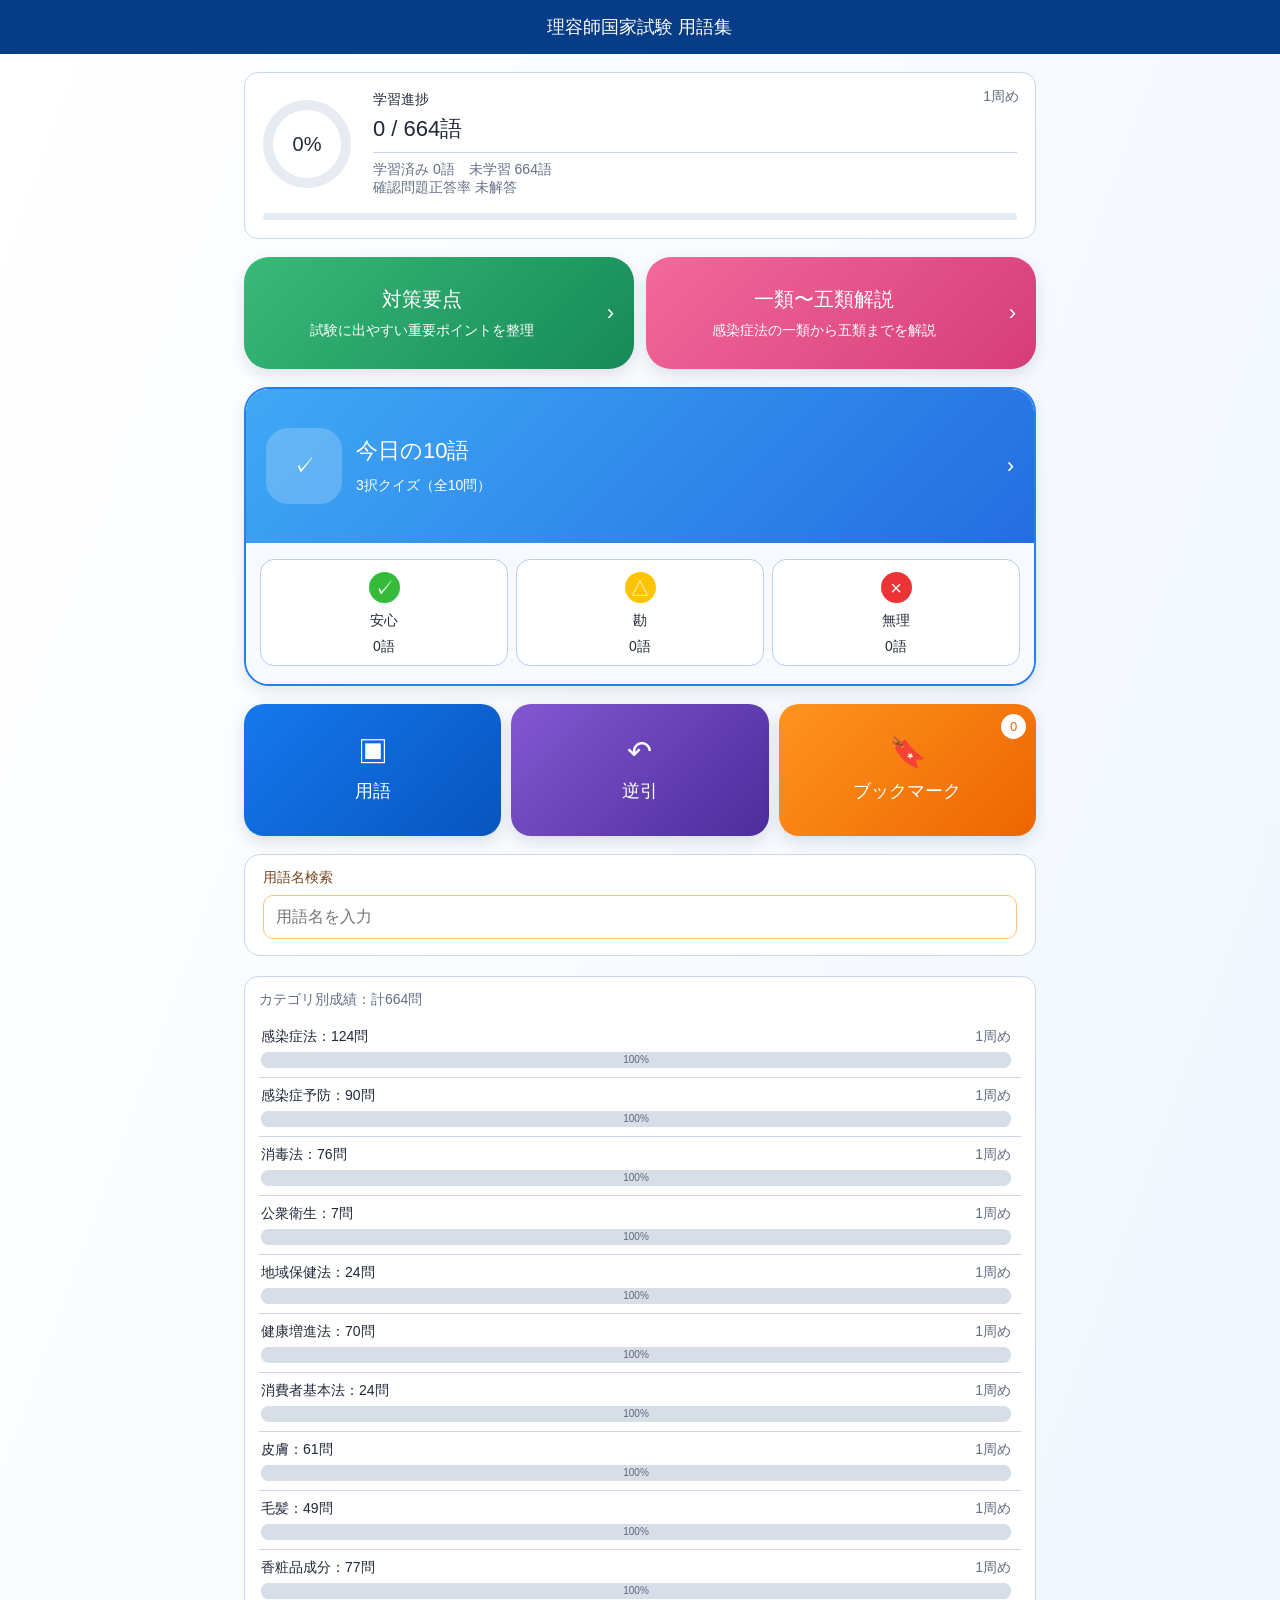
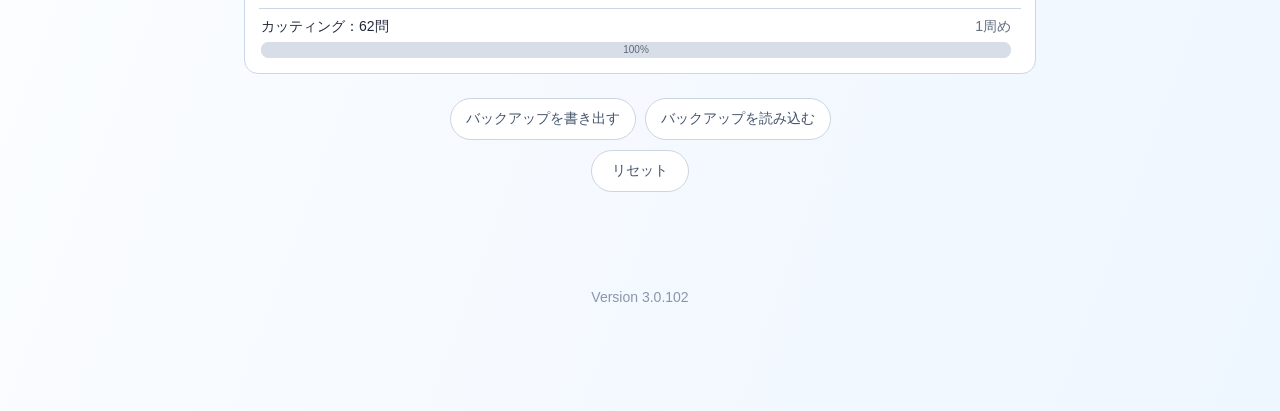
<file: index.html>
<!doctype html>
<html lang="ja">
<head>
<meta charset="utf-8">
<meta name="viewport" content="width=device-width,initial-scale=1,viewport-fit=cover">
<title>理容師国家試験 用語集 Version 3.0.102</title>
<link rel="manifest" href="manifest.webmanifest">
<link rel="apple-touch-icon" href="apple-touch-icon.png">
<link rel="icon" type="image/png" sizes="32x32" href="favicon-32.png">
<link rel="icon" type="image/png" sizes="192x192" href="icon-192.png">
<link rel="stylesheet" href="style.css?v=3.0.102">
<style>
:root{--navy:#073d86;--blue:#3477d4;--line:#cbd7e8;--pale:#f5f9fe;--text:#202938;--muted:#647084;--green:#35ba39;--yellow:#ffc400;--red:#ed3434;--gray:#b9c2cf}*{box-sizing:border-box}body{margin:0;background:linear-gradient(110deg,#fff 0%,#f6faff 58%,#eef6ff 100%);color:var(--text);font-family:-apple-system,BlinkMacSystemFont,"Hiragino Sans","Yu Gothic",sans-serif;font-weight:400}.g-nav{position:sticky;top:0;z-index:30;display:grid;grid-template-columns:54px 1fr 54px;align-items:center;height:54px;padding:0 8px;background:var(--navy);color:#fff}.g-nav a{display:grid;place-items:center;height:44px;color:#fff;text-decoration:none;font-size:22px}.g-nav span{text-align:center;font-size:18px}.page{max-width:820px;margin:auto;padding:18px 14px 104px}.summary-card{display:grid;grid-template-columns:96px 1fr;gap:14px;align-items:center;padding:18px;border:1px solid var(--line);border-radius:14px;background:#fff}.ring{display:grid;place-items:center;width:88px;height:88px;border-radius:50%;background:conic-gradient(var(--blue) var(--progress),#e7ebf2 0);position:relative}.ring:before{content:'';position:absolute;inset:10px;border-radius:50%;background:#fff}.ring span{position:relative;font-size:20px}.summary-label{font-size:14px}.summary-main{margin:5px 0 8px;font-size:22px}.summary-sub{border-top:1px solid var(--line);padding-top:8px;font-size:14px;color:var(--muted)}.status-grid{display:grid;grid-template-columns:repeat(4,1fr);gap:8px;margin:13px 0 9px}.status-box{padding:12px 4px;border:1px solid var(--line);border-radius:12px;background:#fff;text-align:center;font-size:14px}.status-dot{display:block;width:18px;height:18px;margin:0 auto 7px;border-radius:50%}.status-box em{display:block;margin-top:3px;font-style:normal;font-size:16px}.status-box.safe .status-dot{background:var(--green)}.status-box.caution .status-dot{background:var(--yellow)}.status-box.danger .status-dot{background:var(--red)}.status-box.unlearned .status-dot{background:var(--gray)}.progress-line{height:7px;margin:12px 4px 22px;border-radius:9px;background:#e7ebf2;overflow:hidden}.progress-line i{display:block;height:100%;background:var(--blue)}.view-head{display:grid;grid-template-columns:42px 1fr 42px;align-items:center;margin-bottom:12px}.view-head button{height:40px;border:1px solid var(--line);border-radius:10px;background:#fff;font:inherit}.view-head h1{margin:0;text-align:center;font-size:18px;font-weight:400}.study-progress{height:7px;margin-bottom:15px;border-radius:6px;background:#e4eaf2;overflow:hidden}.study-progress i{display:block;height:100%;background:var(--blue)}.study-count{text-align:center;color:var(--muted);font-size:14px}.study-card,.term-card,.result-card{margin-top:12px;border:1px solid var(--line);border-radius:14px;background:#fff;overflow:hidden}.term-front{display:grid;place-items:center;min-height:230px;padding:24px;text-align:center}.term-front h2{margin:8px 0;font-size:22px;font-weight:400}.term-category{color:var(--muted);font-size:14px}.next-button{display:block;width:calc(100% - 28px);min-height:50px;margin:0 14px 14px;border:0;border-radius:10px;background:var(--navy);color:#fff;font:inherit;font-size:16px}.term-back{border-top:1px solid var(--line);padding:15px}.term-field{margin-bottom:13px;padding-bottom:13px;border-bottom:1px solid #e7ecf3}.term-label{margin-bottom:5px;color:var(--muted);font-size:14px}.term-value{line-height:1.72}.term-value ul{margin:0;padding-left:1.3em}.exam-points{margin-left:-5px;margin-right:-5px;padding:10px 7px;border:0;border-radius:8px;background:#fff8df}.exam-list{margin:0;padding-left:0!important;list-style:none}.exam-list .exam-bullet{display:flex;align-items:flex-start;text-align:left}.exam-list .exam-bullet>span{flex:0 0 1em}.exam-list .exam-plain{text-align:center}.exam-bullet-line{display:flex;align-items:flex-start;text-align:left}.exam-bullet-line>span{flex:0 0 1em}.source-details summary{padding:7px 0;color:var(--muted);font-size:14px;cursor:pointer}.source-content{padding:8px 0;font-size:14px;line-height:1.7}.source-content a{color:var(--navy)}.review-pill{display:inline-block;margin-top:6px;padding:3px 8px;border-radius:999px;background:#fff0cc;color:#765500;font-size:14px}.quiz{margin-top:14px;padding:14px;border-top:1px solid var(--line);background:#f8fbff}.quiz h3{margin:0 0 11px;font-size:16px;font-weight:400;line-height:1.6}.quiz-choice{display:flex;width:100%;min-height:46px;margin:7px 0;padding:10px;border:1px solid var(--line);border-radius:9px;background:#fff;text-align:left;font:inherit;line-height:1.5}.quiz-choice.correct{border-color:var(--green);background:#effbef}.quiz-choice.wrong{border-color:var(--red);background:#fff1f1}.quiz-result{margin-top:10px;padding:10px;border-radius:9px;background:#fff;line-height:1.6}.assessment{display:grid;grid-template-columns:repeat(4,minmax(0,1fr));gap:7px;padding:14px;border-top:1px solid var(--line)}.assessment button{min-width:0;min-height:48px;padding-left:3px;padding-right:3px;border:1px solid var(--line);border-radius:9px;background:#fff;font:inherit;font-size:14px}.assessment button.selected{box-shadow:0 0 0 2px var(--navy)}.next-review{padding:0 14px 12px;text-align:center;color:var(--muted);font-size:14px}.term-card summary{display:grid;grid-template-columns:22px minmax(0,1fr) auto;gap:8px;align-items:center;min-height:56px;padding:0 13px;cursor:pointer;list-style:none}.term-card summary::-webkit-details-marker{display:none}.term-card[open] .arrow{transform:rotate(90deg)}.term-card .next-button{display:block;width:calc(100% - 28px);min-height:50px;margin:0 14px 14px;border:0;border-radius:10px;background:var(--navy);color:#fff;font:inherit;font-size:16px}.term-back{border-top:1px solid var(--line)}.assessment-inline{display:grid;grid-template-columns:repeat(4,minmax(0,1fr));gap:6px;margin-top:12px}.assessment-inline button{min-width:0;min-height:42px;padding-left:2px;padding-right:2px;font-size:14px;border:1px solid var(--line);border-radius:8px;background:#fff}.empty{padding:40px 10px;text-align:center;color:var(--muted)}.result-card{padding:20px;text-align:center}.result-grid{display:grid;grid-template-columns:repeat(2,1fr);gap:8px;margin:16px 0}.result-grid div{padding:10px;border:1px solid var(--line);border-radius:9px}.due-label{color:#b32424;font-size:14px}@media(max-width:440px){.page{padding-left:11px;padding-right:11px}.summary-card{grid-template-columns:82px 1fr;padding:14px}.ring{width:76px;height:76px}.status-grid{gap:5px}.status-box{font-size:14px}.status-box em{font-size:14px}}

/* padding fix */
.inf-box, .box {
  padding: 16px 18px !important;
  line-height: 1.6;
}
</style>
<style>
.learning-mode-grid{display:grid;grid-template-columns:repeat(3,minmax(0,1fr));gap:10px;margin:0 0 18px}
.learning-mode-card{position:relative;display:grid;place-items:center;align-content:center;gap:12px;min-width:0;min-height:132px;padding:14px 6px;border:0;border-radius:20px;color:#fff;font:inherit;box-shadow:0 6px 16px rgba(16,35,63,.13)}
.learning-mode-card>span{font-size:30px;line-height:1}.learning-mode-card strong{font-size:18px;font-weight:400;white-space:nowrap}.learning-mode-card em{position:absolute;top:10px;right:10px;display:grid;place-items:center;min-width:25px;height:25px;padding:0 6px;border-radius:999px;background:#fff;color:#e66300;font-size:13px;font-style:normal}
.term-mode{background:linear-gradient(135deg,#1678ed,#0755bf)}.reverse-mode{background:linear-gradient(135deg,#8358d1,#4c2c9b)}.bookmark-mode{background:linear-gradient(135deg,#ff941f,#ed6500)}
.learning-card{height:calc(100svh - 112px);min-height:520px;overflow:hidden;border:1px solid var(--line);border-radius:24px;background:#fff;box-shadow:0 10px 30px rgba(0,0,0,.07)}
.learning-card>header{position:relative;z-index:2;height:68px;border-bottom:1px solid var(--line);background:#fff}.learning-card>header>span{position:absolute;top:18px;left:50%;transform:translateX(-50%);padding:8px 15px;border-radius:10px;background:#ef8a2f;color:#fff;font-size:13px;white-space:nowrap}.learning-card>header>em{position:absolute;top:27px;right:18px;color:var(--muted);font-size:12px;font-style:normal}
.learning-card-scroll{height:calc(100% - 68px);overflow-y:auto;overscroll-behavior:contain;-webkit-overflow-scrolling:touch}
.learning-hero{display:flex;align-items:center;justify-content:center;min-height:calc(100% - 1px);padding:32px 26px;text-align:center}.learning-hero h1{margin:0;font-size:42px;font-weight:400;line-height:1.35}
.learning-details{padding:0 26px}.learning-details>section{padding:22px 0;border-top:1px solid var(--line)}.learning-details h2{margin:0 0 10px;font-size:17px;font-weight:400}.learning-details div{font-size:16px;line-height:1.8}.learning-details div[data-multiline]{text-align:left}.learning-details .definition{color:#2f9470}.learning-details .point{color:#ef8a2f}.learning-details .mixup{color:#8a63b7}
.learning-actions{display:grid;grid-template-columns:repeat(3,1fr);gap:1px;margin-top:28px;border-top:1px solid var(--line);background:var(--line)}.learning-actions button{min-width:0;min-height:76px;padding:10px 3px;border:0;background:#fff;color:var(--text);font:inherit;font-size:12px}.learning-actions button span{display:block;margin-bottom:6px;font-size:21px}.learning-actions button:disabled{opacity:.4}
.reverse-question{font-size:30px;line-height:1.7}.reverse-question.is-bullet-list{text-align:center}.reverse-hints-list{display:inline-block;text-align:left}.reverse-hint-item{display:grid;grid-template-columns:auto minmax(0,1fr);column-gap:1em;align-items:start}.reverse-hint-item-plain{display:block}.reverse-hint-bullet{display:block}.reverse-hint-text{display:block}.reverse-answer{display:block;padding-top:16px}.reverse-answer>h1{margin:20px 26px 32px;text-align:center;font-size:40px;font-weight:400}
.related-list{display:grid;gap:7px;padding:14px 26px 22px;background:#fff}.related-list[hidden]{display:none}.related-list button{min-height:42px;border:1px solid var(--line);border-radius:9px;background:#fff;font:inherit}
@media(max-width:380px){.learning-mode-grid{gap:7px}.learning-mode-card{min-height:116px;border-radius:17px}.learning-mode-card strong{font-size:16px}.learning-card{height:calc(100svh - 102px);min-height:440px}.learning-hero h1{font-size:36px}.reverse-question{font-size:26px}}
</style>
<style>
.session-navigation{display:grid;grid-template-columns:1fr 1fr;gap:8px;padding:0 14px 14px}
.session-navigation button{min-height:50px;border:1px solid var(--line);border-radius:10px;background:#fff;color:var(--text);font:inherit;font-size:16px}
.session-navigation .session-next{border-color:var(--navy);background:var(--navy);color:#fff}
.status-box{color:var(--text);font:inherit;cursor:pointer;-webkit-tap-highlight-color:transparent}
.status-box:active{transform:scale(.98);filter:brightness(.98)}
.status-box:focus-visible{outline:3px solid rgba(52,119,212,.35);outline-offset:2px}
.status-message{position:fixed;z-index:60;left:50%;bottom:24px;transform:translateX(-50%);display:flex;align-items:center;gap:14px;width:min(520px,calc(100% - 28px));padding:14px 16px;border:1px solid var(--line);border-radius:12px;background:#fff;box-shadow:0 12px 30px rgba(16,35,63,.18);font-size:14px}
.status-message span{flex:1}.status-message button{width:36px;height:36px;border:1px solid var(--line);border-radius:9px;background:#fff;color:var(--text);font:inherit;font-size:20px}

/* padding fix */
.inf-box, .box {
  padding: 16px 18px !important;
  line-height: 1.6;
}
</style>
<style>
.status-bookmark{display:block;height:18px;margin:0 auto 7px;font-size:18px;line-height:18px}
@media(max-width:440px){.summary-main{font-size:18px;line-height:1.4}.status-bookmark{font-size:16px}}

/* padding fix */
.inf-box, .box {
  padding: 16px 18px !important;
  line-height: 1.6;
}
</style>
<style>
.g-nav .g-title{overflow:hidden;text-overflow:ellipsis;white-space:nowrap;font-size:18px}
.g-nav .header-nav-button{display:grid;place-items:center;width:44px;height:44px;padding:0;border:0;background:transparent;color:#fff;font:inherit;font-size:22px;line-height:1;cursor:pointer}
.g-nav .header-nav-button:focus-visible{outline:3px solid rgba(255,255,255,.55);outline-offset:-3px}.g-nav .header-nav-button[hidden]{visibility:hidden;display:grid!important}@media(max-width:440px){.g-nav .g-title{font-size:16px}}

/* padding fix */
.inf-box, .box {
  padding: 16px 18px !important;
  line-height: 1.6;
}
</style>
<style>
.flash-study-card{overflow:visible}
.flash-card{display:block;width:calc(100% - 28px);min-height:300px;margin:14px;padding:24px;border:1px solid var(--line);border-radius:14px;background-color:#FFF8D6;background-image:radial-gradient(circle at 10px 16px,#fff 0 4px,#d9d9d9 4.5px 5.5px,transparent 6px),repeating-linear-gradient(to bottom,transparent 0 31px,rgba(118,158,205,.22) 31px 32px);background-size:20px 34px,100% 32px;background-position:left top,left top;background-repeat:repeat-y,repeat;box-shadow:0 5px 14px rgba(16,35,63,.12);color:var(--text);font:inherit;text-align:left;cursor:pointer;touch-action:pan-y;-webkit-user-select:none;user-select:none;-webkit-tap-highlight-color:transparent}
.flash-card.is-back{background-color:#FDECEF;background-image:radial-gradient(circle at calc(100% - 10px) 16px,#fff 0 4px,#d9d9d9 4.5px 5.5px,transparent 6px),repeating-linear-gradient(to bottom,transparent 0 31px,rgba(118,158,205,.22) 31px 32px);background-size:20px 34px,100% 32px;background-position:right top,left top;background-repeat:repeat-y,repeat}
.flash-front{display:grid;grid-template-rows:auto 1fr;min-height:250px;text-align:center}
.flash-front .term-category,.flash-back .term-category{text-align:center;margin-bottom:14px}
.flash-front .flash-term-main{display:grid;place-items:center;align-self:stretch}
.flash-front h2{margin:8px 0;font-size:22px;font-weight:400}.term-reading{max-width:100%;margin-top:8px;color:var(--muted);font-size:14px;font-weight:400;line-height:1.5;text-align:center;white-space:normal;overflow-wrap:anywhere;writing-mode:horizontal-tb}
.recall-guide{margin-top:22px;color:var(--text);font-size:14px;line-height:1.6}.recall-guide>span{display:block;color:var(--muted);font-size:14px}.recall-guide>strong{display:block;margin-top:5px;font-size:14px;font-weight:400}.flash-hint{margin-top:14px;padding:10px;border:1px solid rgba(52,119,212,.25);border-radius:9px;background:rgba(255,255,255,.72);font-size:14px}.flash-hint span{display:block;margin-bottom:3px;color:var(--blue);font-size:14px}.flash-learning-actions{display:grid;grid-template-columns:repeat(2,minmax(0,1fr));gap:8px;padding:0 14px 8px}.flash-learning-actions button{min-width:0;min-height:44px;border:1px solid var(--navy);border-radius:9px;background:#fff;color:var(--navy);font:inherit;font-size:14px}.flash-learning-actions button:last-child{background:var(--navy);color:#fff}.flash-learning-actions button:disabled{opacity:.55}
.flash-back{min-height:250px}
.exam-points{background:transparent}
.flash-count-bottom{margin:14px 0 0;text-align:center;color:var(--muted);font-size:14px}
.flash-actions{padding:0 14px 7px}
.flash-actions button{width:100%;min-height:44px;border:1px solid var(--line);border-radius:9px;background:#fff;font:inherit}
@media(max-width:440px){.flash-card{min-height:270px;padding:18px}.flash-front{min-height:220px}.flash-front h2{font-size:22px}}

/* padding fix */
.inf-box, .box {
  padding: 16px 18px !important;
  line-height: 1.6;
}
</style>

<style>
.home-feature-grid{display:grid;grid-template-columns:repeat(2,minmax(0,1fr));gap:16px;margin:18px 0}
.home-feature-card{display:grid;grid-template-columns:76px minmax(0,1fr) 24px;gap:14px;align-items:center;min-height:154px;padding:20px;border:0;border-radius:25px;color:#fff;text-align:left;font:inherit;cursor:pointer;box-shadow:0 6px 16px rgba(16,35,63,.12)}
.feature-flash{background:linear-gradient(135deg,#3fa9f5 0%,#246de1 100%)}
.feature-weak{background:linear-gradient(135deg,#ffb43f 0%,#ff781f 100%)}
.home-feature-icon{display:grid;place-items:center;width:76px;height:76px;border-radius:22px;background:rgba(255,255,255,.20);font-size:22px;line-height:1}
.home-feature-copy{min-width:0}.home-feature-copy strong{display:block;font-size:22px;font-weight:400;white-space:nowrap}.home-feature-copy small{display:block;margin-top:10px;font-size:14px;line-height:1.4;color:#fff}
.home-feature-arrow{justify-self:end;font-size:22px;font-weight:300;line-height:1}
.home-bookmark-card{display:grid;grid-template-columns:44px minmax(0,1fr) 24px;grid-template-rows:auto;gap:12px;align-items:center;width:100%;min-width:0;min-height:76px;margin:0 0 18px;padding:14px 18px;border:1px solid var(--line);border-radius:16px;background:#fff;color:var(--text);text-align:left;font:inherit;cursor:pointer;overflow:hidden}.home-bookmark-card>span:first-child{display:grid;grid-column:1;grid-row:1;place-items:center;width:44px;font-size:22px;line-height:1}.home-bookmark-card>span:nth-child(2){display:block;grid-column:2;grid-row:1;min-width:0;writing-mode:horizontal-tb;word-break:keep-all;overflow-wrap:normal}.home-bookmark-card strong{display:block;max-width:100%;font-size:18px;font-weight:400;line-height:1.35;white-space:nowrap;writing-mode:horizontal-tb}.home-bookmark-card small{display:block;margin-top:3px;color:var(--muted);font-size:14px;line-height:1.35;white-space:nowrap;writing-mode:horizontal-tb}.home-bookmark-card .home-feature-arrow{grid-column:3;grid-row:1;justify-self:end;align-self:center;color:var(--blue);font-size:22px;line-height:1;writing-mode:horizontal-tb}
.flash-card{height:clamp(360px,62vh,560px);min-height:0;overflow:hidden}.flash-front,.flash-back{height:100%;min-height:0}.flash-back{overflow-y:auto;overscroll-behavior:contain;padding-right:5px}.flash-front{align-content:stretch;overflow-y:auto;overscroll-behavior:contain}
@media(max-width:620px){.home-feature-grid{gap:10px}.home-feature-card{grid-template-columns:58px minmax(0,1fr) 18px;gap:10px;min-height:128px;padding:14px;border-radius:20px}.home-feature-icon{width:58px;height:58px;border-radius:17px;font-size:22px}.home-feature-copy strong{font-size:20px}.home-feature-copy small{font-size:14px}.home-feature-arrow{font-size:22px}}
@media(max-width:440px){.home-feature-grid{grid-template-columns:repeat(2,minmax(0,1fr));gap:8px}.home-feature-card{grid-template-columns:1fr 15px;grid-template-rows:auto auto;min-height:150px;padding:12px}.home-feature-icon{grid-column:1;width:50px;height:50px;font-size:22px}.home-feature-copy{grid-column:1/-1}.home-feature-copy strong{font-size:18px;white-space:normal}.home-feature-copy small{margin-top:5px;font-size:14px}.home-feature-arrow{grid-column:2;grid-row:1;align-self:center;font-size:22px}.home-bookmark-card{grid-template-columns:40px minmax(0,1fr) 20px;gap:10px;min-height:74px;padding:13px 15px}.home-bookmark-card>span:first-child{width:40px;font-size:22px}.home-bookmark-card strong{font-size:16px}.home-bookmark-card small{font-size:14px}.home-bookmark-card .home-feature-arrow{font-size:22px}.flash-card{height:clamp(340px,58vh,500px);padding:18px}}

/* padding fix */
.inf-box, .box {
  padding: 16px 18px !important;
  line-height: 1.6;
}
</style>
<style>
.quiz-progress-card{grid-template-columns:96px minmax(0,1fr);margin-bottom:18px}.quiz-progress-card .quiz-progress-line{grid-column:1/-1;width:100%;margin:2px 0 0}.quiz-home-group,.card-home-group{overflow:hidden;border-radius:25px;background:#fff;box-shadow:0 6px 16px rgba(16,35,63,.10)}.quiz-home-group{margin-bottom:18px;border:2px solid #2580ed}.card-home-group{margin-bottom:18px;border:2px solid #ff8a1d}.quiz-home-group .home-feature-card,.card-home-group .home-feature-card{width:100%;margin:0;border-radius:22px 22px 0 0;box-shadow:none}.quiz-home-results{padding:16px 14px 18px;background:#f6faff}.quiz-home-results h2{margin:0 0 13px;font-size:18px;font-weight:400}.quiz-home-results>div{display:grid;grid-template-columns:repeat(4,minmax(0,1fr));gap:8px}.quiz-home-results button{display:grid;justify-items:center;align-content:center;min-width:0;min-height:101px;padding:12px 3px 9px;border:1px solid #b7cff1;border-radius:14px;background:#fff;color:var(--text);font:inherit;cursor:pointer}.quiz-home-results button>span{display:grid;place-items:center;width:31px;height:31px;margin-bottom:8px;border-radius:50%;background:var(--green);color:#fff;font-size:20px;line-height:1}.quiz-home-results .result-second>span{background:var(--yellow)}.quiz-home-results .result-wrong>span{background:var(--red)}.quiz-home-results .result-unable>span{background:transparent;font-size:22px}.quiz-home-results button strong{font-size:14px;font-weight:400;line-height:1.35}.quiz-home-results button em{margin-top:8px;font-style:normal;font-size:20px;white-space:nowrap}.card-home-group .home-bookmark-card{margin:0;border:0;border-top:1px solid #ffd3a7;border-radius:0 0 22px 22px;background:#fff9f1}.card-home-group .home-bookmark-card .home-feature-arrow{color:#ff7a10}
@media(max-width:440px){.quiz-progress-card{grid-template-columns:82px minmax(0,1fr)}.quiz-home-group,.card-home-group{border-radius:20px}.quiz-home-group .home-feature-card,.card-home-group .home-feature-card{grid-template-columns:58px minmax(0,1fr) 18px;grid-template-rows:auto;min-height:126px;padding:14px;border-radius:18px 18px 0 0}.quiz-home-group .home-feature-icon,.card-home-group .home-feature-icon{grid-column:1;width:58px;height:58px}.quiz-home-group .home-feature-copy,.card-home-group .home-feature-copy{grid-column:2}.quiz-home-group .home-feature-arrow,.card-home-group .home-feature-arrow{grid-column:3;grid-row:1}.quiz-home-results{padding:14px 10px 16px}.quiz-home-results h2{font-size:16px}.quiz-home-results>div{gap:5px}.quiz-home-results button{min-height:93px;padding:10px 2px 8px;border-radius:11px}.quiz-home-results button>span{width:28px;height:28px;font-size:18px}.quiz-home-results button strong{font-size:14px}.quiz-home-results button em{font-size:16px}.card-home-group .home-bookmark-card{border-radius:0 0 18px 18px}}

/* padding fix */
.inf-box, .box {
  padding: 16px 18px !important;
  line-height: 1.6;
}
</style>
<style>
.quiz-home-results button em{font-size:14px}
@media(max-width:440px){.quiz-home-results button em{font-size:14px}}

/* padding fix */
.inf-box, .box {
  padding: 16px 18px !important;
  line-height: 1.6;
}
</style>
<style>
.flash-card.flash-progressive{cursor:default}
.flash-progressive .flash-front{display:block;overflow-y:auto;text-align:center}
.flash-progressive .flash-term-main{display:block}
.flash-progressive .flash-answer{margin-top:18px;text-align:left}
.flash-progressive .flash-answer .term-field:last-child{margin-bottom:0}
.flash-learning-actions.flash-learning-single{grid-template-columns:1fr}
.flash-learning-actions.flash-learning-single button{background:var(--navy);color:#fff}
.flash-back-navigation{padding:0 14px 14px}
.flash-back-navigation button{width:100%;min-height:44px;border:1px solid var(--line);border-radius:9px;background:#fff;color:var(--text);font:inherit}

/* padding fix */
.inf-box, .box {
  padding: 16px 18px !important;
  line-height: 1.6;
}
</style>
<style>
.today-session-head{min-height:70px;margin:0;border:2px solid #2580ed;border-bottom:0;border-radius:24px 24px 0 0;background:linear-gradient(135deg,#3fa9f5 0%,#246de1 100%);color:#fff}
.today-session-head h1{font-size:22px}.today-study-count{margin:0;padding:10px 14px 8px;border-left:2px solid #2580ed;border-right:2px solid #2580ed;background:#f6faff;color:#41617f}
.today-study-progress{height:8px;margin:0;padding:0;border-left:2px solid #2580ed;border-right:2px solid #2580ed;border-radius:0;background:#e8f1fd}.today-study-progress i{background:#2580ed}
.today-study-card{margin:0;border:2px solid #2580ed;border-top:0;border-radius:0 0 24px 24px;box-shadow:0 6px 16px rgba(36,109,225,.12)}
.today-study-card .term-front{min-height:170px;background:linear-gradient(135deg,#3fa9f5 0%,#246de1 100%);color:#fff}.today-study-card .term-front .term-category{color:rgba(255,255,255,.82)}
.today-study-card .today-quiz{margin:0;padding:18px 16px 16px;border-top:0;background:#f6faff}.today-study-card .quiz-choice{border-color:#b7cff1;border-radius:14px}.today-study-card .unable-button{border-color:#b7cff1;background:#fff;border-radius:14px}
.flash-study-progress i{background:#ff8a1d}.flash-study-card{border:2px solid #ff8a1d;border-radius:24px;background:#fff9f1;box-shadow:0 6px 16px rgba(255,122,31,.12)}
.flash-study-card .flash-card{border-color:#ffc17e;border-radius:20px;box-shadow:0 4px 12px rgba(133,75,20,.10)}
.flash-study-card .flash-hint{border-color:#ffc17e;background:#fff9f1}.flash-study-card .flash-hint span{color:#e76f00}
.flash-study-card .flash-learning-single button{border-color:#ff8a1d;background:linear-gradient(135deg,#ffb43f 0%,#ff781f 100%)}
.flash-study-card .flash-actions button{border-color:#ffc17e;background:#fff9f1;color:#b55500}.flash-study-card .flash-back-navigation button{border-color:#ffd3a7;background:#fff;color:#75441b}
@media(max-width:440px){.today-session-head{min-height:62px;border-radius:20px 20px 0 0}.today-session-head h1{font-size:20px}.today-study-card{border-radius:0 0 20px 20px}.today-study-card .term-front{min-height:145px}.flash-study-card{border-radius:20px}.flash-study-card .flash-card{border-radius:17px}}

/* padding fix */
.inf-box, .box {
  padding: 16px 18px !important;
  line-height: 1.6;
}
</style>
<style>
.today-session-head{grid-template-columns:minmax(0,1fr) auto;padding:0 18px;gap:12px}
.today-session-head>span:first-child{display:none}.today-session-head h1{text-align:left}.today-header-count{color:#fff;font-size:14px;white-space:nowrap}
.today-study-progress{border-top:0}.today-study-card .term-front{min-height:150px;background:#fff;color:var(--text);padding-bottom:18px}.today-study-card .term-front .term-category{color:var(--muted)}
.today-study-card .today-quiz{padding-top:0;background:#f6faff}.today-study-card .today-quiz h3{margin:0 -16px 16px;padding:0 24px 20px;background:#fff;color:var(--text)}
.today-study-card .quiz-choice{border-color:#2580ed;background:linear-gradient(135deg,#3fa9f5 0%,#246de1 100%);color:#fff;box-shadow:0 3px 8px rgba(36,109,225,.12)}
.today-study-card .quiz-choice.correct{border-color:var(--green);background:#effbef;color:var(--text)}.today-study-card .quiz-choice.wrong{border-color:var(--red);background:#fff1f1;color:var(--text)}
.today-study-card .term-front h2,.today-study-card .today-term-reading{max-width:100%;white-space:normal;line-break:strict;overflow-wrap:anywhere}
.today-study-card .quiz-choice{align-items:center;overflow:hidden;white-space:normal;word-break:normal;overflow-wrap:anywhere;line-break:strict}
@media(max-width:440px){.today-session-head{padding:0 14px;gap:8px}.today-session-head h1{font-size:18px}.today-header-count{font-size:14px}.today-study-card .today-quiz h3{padding-left:20px;padding-right:20px}}

/* padding fix */
.inf-box, .box {
  padding: 16px 18px !important;
  line-height: 1.6;
}
</style>
<style>
.today-session-head{position:relative;display:flex;align-items:center;justify-content:center;padding-left:76px;padding-right:76px}
.today-session-head h1{width:100%;text-align:center}
.today-session-head .today-header-count{position:absolute;right:18px;top:50%;transform:translateY(-50%)}
@media(max-width:440px){.today-session-head{padding-left:64px;padding-right:64px}.today-session-head .today-header-count{right:14px}}

/* padding fix */
.inf-box, .box {
  padding: 16px 18px !important;
  line-height: 1.6;
}
</style>
<style>
.flash-study-card{padding-top:1px}
.flash-study-card .flash-card{position:relative;height:clamp(300px,52vh,440px);margin-top:12px;margin-bottom:10px;padding:20px}
.flash-progressive .flash-front{height:100%;padding:2px 0 8px;overscroll-behavior:contain}
.flash-progressive .flash-hint+.flash-hint{display:none}
.flash-bookmark{position:absolute;z-index:2;top:12px;right:12px;width:42px;height:42px;border:1px solid #ffc17e;border-radius:50%;background:#fff;color:#b55500;font:inherit;font-size:22px;line-height:1;cursor:pointer;filter:grayscale(1);opacity:.62}.flash-bookmark.is-bookmarked{background:#fff0d9;filter:none;opacity:1}
.flash-learning-actions{padding-bottom:10px}.flash-learning-actions.flash-learning-single button{min-height:48px;font-size:16px}
.flash-compact-nav{display:grid;grid-template-columns:1fr auto 1fr;gap:10px;align-items:center;padding:0 14px 14px}.flash-compact-nav button{min-height:42px;border:1px solid #ffd3a7;border-radius:10px;background:#fff;color:#75441b;font:inherit}.flash-compact-nav button:last-child{justify-self:stretch}.flash-compact-nav span{min-width:76px;text-align:center;color:var(--muted);font-size:14px}
@media(max-width:440px){.flash-study-card .flash-card{height:clamp(280px,50vh,390px);padding:16px}.flash-bookmark{top:10px;right:10px;width:38px;height:38px;font-size:20px}.flash-compact-nav{gap:7px;padding-left:10px;padding-right:10px}.flash-compact-nav span{min-width:68px;font-size:14px}}

/* padding fix */
.inf-box, .box {
  padding: 16px 18px !important;
  line-height: 1.6;
}
</style>
<style>
.flash-study-card{border:0;background:transparent;box-shadow:none}
.flash-bookmark{top:auto;right:auto;bottom:12px;left:12px}
@media(max-width:440px){.flash-bookmark{top:auto;right:auto;bottom:10px;left:10px}}

/* padding fix */
.inf-box, .box {
  padding: 16px 18px !important;
  line-height: 1.6;
}
</style>
<style>
.flash-study-card .memory-card{height:clamp(240px,44vh,340px);padding:0;border:1px solid #d7dde6;border-radius:10px;background:#fff;background-image:none;box-shadow:5px 5px 0 #eef1f5,10px 10px 0 #e2e7ee;color:var(--text);overflow:hidden}
.memory-card-scroll{height:100%;padding:0 22px 54px;overflow-y:auto;overscroll-behavior:contain;scrollbar-width:thin;scrollbar-color:#c7ced8 transparent}
.memory-card-front{position:relative;display:grid;place-content:center;min-height:100%;padding:28px 18px 50px;text-align:center}.memory-card-front:before,.memory-card-front:after{content:'';position:absolute;top:18px;width:12px;height:12px;border:2px solid #aeb7c3;border-radius:50%;background:#f1f3f6}.memory-card-front:before{left:22px}.memory-card-front:after{left:48px}
.memory-card-front h2{margin:10px 0 0;font-size:22px;font-weight:400;line-height:1.45}.memory-scroll-guide{position:absolute;right:0;bottom:18px;left:0;color:var(--muted);font-size:14px}
.memory-card-answer{min-height:100%;padding:24px 4px 42px;border-top:1px solid #e2e6ec;text-align:left}.memory-card-answer .term-field:last-child{margin-bottom:0}
.memory-card .flash-bookmark{top:auto;right:auto;bottom:12px;left:12px}
@media(max-width:440px){.flash-study-card .memory-card{height:clamp(230px,42vh,310px);margin-right:8px;margin-left:8px}.memory-card-scroll{padding-right:17px;padding-left:17px}.memory-card-front{padding-right:12px;padding-left:12px}.memory-card-front:before{left:16px}.memory-card-front:after{left:40px}.memory-card-front h2{font-size:22px}.memory-card .flash-bookmark{bottom:10px;left:10px}}

/* padding fix */
.inf-box, .box {
  padding: 16px 18px !important;
  line-height: 1.6;
}
</style>
<style>
.flash-study-card .memory-card{border:2px solid #ff9a32;border-top-width:6px;background:#fff;box-shadow:5px 5px 0 #fff0dc,10px 10px 0 #ffe0b9}
.memory-card-front{padding-top:38px;padding-bottom:44px}.memory-card-front:before,.memory-card-front:after{display:none}
.memory-card-front .term-category{position:absolute;top:14px;right:14px;padding:4px 9px;border-radius:999px;background:#fff0dc;color:#c35d00;font-size:14px;line-height:1.35}
.memory-card-front h2{margin-bottom:7px}.memory-card-reading{color:var(--muted);font-size:14px;line-height:1.5}
.memory-card-answer{border-top:2px solid #ffd3a2}.memory-card-answer .term-label{color:#c35d00}.memory-card-answer .exam-points{border-left:4px solid #ff9a32;background:#fff8ef}
.memory-card .flash-bookmark{border-color:#ff9a32;color:#c35d00}.memory-card .flash-bookmark.is-bookmarked{background:#ffe8c8}
@media(max-width:440px){.memory-card-front .term-category{top:11px;right:11px;font-size:14px}.memory-card-reading{font-size:14px}}

/* padding fix */
.inf-box, .box {
  padding: 16px 18px !important;
  line-height: 1.6;
}
</style>
<style>
.whiteboard-study{margin:0;background:transparent}.whiteboard-stack{display:grid;gap:14px}.whiteboard{position:relative;height:clamp(215px,31vh,285px);border:7px solid #d4d8dc;border-right-color:#aeb4ba;border-bottom-color:#969da4;border-radius:9px;background:#fff;box-shadow:0 7px 0 #737b82,0 13px 18px rgba(25,35,45,.20);overflow:hidden}
.whiteboard:before{content:'';position:absolute;z-index:2;inset:0;border:2px solid #f4f5f6;pointer-events:none}.whiteboard-scroll{height:100%;padding:14px 16px 48px;overflow-y:auto;overscroll-behavior:contain;scrollbar-width:thin;scrollbar-color:#f39a3d transparent}.whiteboard-category,.whiteboard-fields .term-label{display:table;padding:4px 10px;border-radius:5px;background:#ef7d18;color:#fff;font-size:14px;line-height:1.35}.whiteboard-category{margin-left:auto}.whiteboard h2{margin:7px 0 2px;text-align:center;font-size:22px;font-weight:400;line-height:1.35}.whiteboard-reading{text-align:center;color:var(--muted);font-size:14px}.whiteboard-fields{margin-top:13px}.whiteboard-fields .term-field{margin-bottom:9px;padding-bottom:9px}.whiteboard-fields .term-label{margin-bottom:6px}.whiteboard-fields .term-value{font-size:14px;line-height:1.55}.whiteboard-fields .term-value[data-multiline]{text-align:left}.whiteboard-fields .exam-points{margin-right:0;margin-left:0;padding:0 0 9px;border-left:0;background:transparent}
.whiteboard-bookmark{position:absolute;z-index:4;bottom:8px;left:9px;width:34px;height:34px;border:1px solid #ef7d18;border-radius:7px;background:#fff;color:#bd5700;font:inherit;font-size:18px;filter:grayscale(1);opacity:.62}.whiteboard-bookmark.is-bookmarked{background:#ffe5c8;filter:none;opacity:1}.board-eraser{position:absolute;z-index:4;right:10px;bottom:7px;width:48px;height:20px;border:1px solid #713b16;border-radius:4px 4px 2px 2px;background:linear-gradient(#bd6c2d 0 47%,#252525 48% 100%);box-shadow:0 2px 3px rgba(0,0,0,.22);transform:rotate(-3deg)}.board-eraser i{position:absolute;top:4px;right:8px;left:8px;height:2px;background:rgba(255,255,255,.35)}
.whiteboard-navigation{display:grid;grid-template-columns:1fr auto 1fr;gap:9px;align-items:center;margin-top:20px}.whiteboard-navigation button{min-height:44px;border:0;border-radius:10px;background:#ef7d18;color:#fff;font:inherit;font-size:14px}.whiteboard-navigation button:disabled{opacity:.42}.whiteboard-navigation span{min-width:96px;text-align:center;color:var(--muted);font-size:14px}
@media(max-width:440px){.whiteboard-stack{gap:12px}.whiteboard{height:clamp(205px,30vh,255px);border-width:6px}.whiteboard-scroll{padding:11px 12px 44px}.whiteboard h2{font-size:18px}.whiteboard-fields{margin-top:10px}.whiteboard-fields .term-value{font-size:14px}.whiteboard-navigation{gap:6px;margin-top:17px}.whiteboard-navigation span{min-width:82px;font-size:14px}.board-eraser{right:8px;bottom:6px;width:44px}}

/* padding fix */
.inf-box, .box {
  padding: 16px 18px !important;
  line-height: 1.6;
}
</style>
<style>
.whiteboard{border:4px solid #ef7d18;border-right-color:#d8690c;border-bottom-color:#c75c05;border-radius:12px;box-shadow:0 4px 0 #a94b00,0 9px 16px rgba(168,75,0,.18)}
.whiteboard:before{inset:4px;border:1px solid #ffd3a8;border-radius:6px}
.whiteboard-scroll{padding:0 16px 48px;scrollbar-color:#ef7d18 transparent}.whiteboard-front{position:relative;display:grid;place-content:center;min-height:calc(100% + 48px);padding:36px 12px 46px}.whiteboard-front .whiteboard-category{position:absolute;top:14px;right:0}.whiteboard-front h2{margin:0 0 3px}.whiteboard-fields{min-height:100%;margin-top:0;padding:18px 0 40px;border-top:1px solid #ffd3a8}
.board-eraser{right:11px;bottom:9px;width:44px;height:16px;border:0;border-radius:8px;background:#252a30;box-shadow:0 2px 4px rgba(0,0,0,.22);transform:none}.board-eraser:after{content:'';position:absolute;top:3px;right:4px;width:9px;height:10px;border-radius:5px;background:#ef7d18}.board-eraser i{display:none}
@media(max-width:440px){.whiteboard{border-width:4px}.whiteboard-scroll{padding-right:12px;padding-left:12px}.whiteboard-front{padding-right:8px;padding-left:8px}.whiteboard-front .whiteboard-category{top:11px;right:0}.whiteboard-fields{padding-top:15px}.board-eraser{right:9px;bottom:8px;width:40px;height:15px}}

/* padding fix */
.inf-box, .box {
  padding: 16px 18px !important;
  line-height: 1.6;
}
</style>
<style>
.whiteboard{height:clamp(245px,36vh,330px)}
.whiteboard-category,.whiteboard-fields .term-label{font-size:14px}
.whiteboard h2{font-size:22px}.whiteboard-reading{font-size:14px}.whiteboard-fields .term-value{font-size:14px}
@media(max-width:440px){.whiteboard{height:clamp(235px,35vh,300px)}.whiteboard h2{font-size:20px}.whiteboard-fields .term-value{font-size:14px}}

/* padding fix */
.inf-box, .box {
  padding: 16px 18px !important;
  line-height: 1.6;
}
</style>
<style>

/* padding fix */
.inf-box, .box {
  padding: 16px 18px !important;
  line-height: 1.6;
}
</style>
<style>
.whiteboard-category,.whiteboard-fields .term-label{font-size:16px}
.whiteboard h2{font-size:22px}.whiteboard-reading{font-size:14px}.whiteboard-fields .term-value{font-size:16px}
.whiteboard-navigation{position:fixed;z-index:45;right:0;bottom:0;left:0;grid-template-columns:1fr auto 1fr;width:min(820px,100%);margin:0 auto;padding:10px 14px calc(10px + env(safe-area-inset-bottom));border-top:1px solid #ffd0a6;background:rgba(255,249,242,.97);box-shadow:0 -6px 18px rgba(88,45,8,.14);backdrop-filter:blur(8px)}
@media(max-width:440px){.whiteboard h2{font-size:22px}.whiteboard-fields .term-value{font-size:16px}.whiteboard-navigation{padding-right:11px;padding-left:11px}}

/* padding fix */
.inf-box, .box {
  padding: 16px 18px !important;
  line-height: 1.6;
}
</style>
<style>
.whiteboard-navigation{grid-template-columns:1fr 1fr}.whiteboard-navigation span{display:none}
.whiteboard-position{position:absolute;z-index:4;right:10px;bottom:9px;padding:3px 7px;border-radius:6px;background:#fff7ee;color:#b95400;font-size:14px;line-height:1.4}
.board-eraser{right:92px}
@media(max-width:440px){.whiteboard-position{right:9px;bottom:8px;font-size:14px}.board-eraser{right:82px}}

/* padding fix */
.inf-box, .box {
  padding: 16px 18px !important;
  line-height: 1.6;
}
</style>
<style>
@keyframes barberProgress{from{background-position:0 0}to{background-position:34px 0}}
.quiz-progress-line,.today-study-progress{height:7px;border:0;border-radius:999px;background:#e7ebf2;overflow:hidden}
.quiz-progress-line i,.today-study-progress i{display:block;height:100%;border-radius:999px;background:repeating-linear-gradient(135deg,#e83b3b 0 8px,#fff 8px 16px,#2878df 16px 24px);background-size:34px 34px;animation:barberProgress 2.4s linear infinite;will-change:background-position}

/* padding fix */
.inf-box, .box {
  padding: 16px 18px !important;
  line-height: 1.6;
}
</style>
<style>
.today-study-progress i{animation:none}
.today-session-head,.today-study-count,.today-header-count{display:none!important}
.today-study-progress{margin:-5px 0 12px;border-radius:0}
.today-study-progress i{border-radius:0}
.today-study-card{border:2px solid #2580ed;border-radius:24px}
@media(max-width:440px){.today-study-card{border-radius:20px}}

/* padding fix */
.inf-box, .box {
  padding: 16px 18px !important;
  line-height: 1.6;
}
</style>
<style>
.home-term-search{padding:14px 18px 16px;border-top:1px solid #ffd3a7;background:#fff9f1}.home-term-search label{display:block;margin-bottom:8px;color:#75441b;font-size:14px}.home-term-search input{width:100%;min-height:44px;padding:9px 12px;border:1px solid #ffc17e;border-radius:10px;background:#fff;color:var(--text);font:inherit;font-size:16px}.term-search-results{display:grid;gap:6px;max-height:220px;margin-top:8px;overflow-y:auto}.term-search-results:empty{display:none}.term-search-results button{display:grid;grid-template-columns:minmax(0,1fr) auto;gap:10px;align-items:center;width:100%;padding:9px 11px;border:1px solid #ffd3a7;border-radius:9px;background:#fff;color:var(--text);text-align:left;font:inherit}.term-search-results button span{overflow:hidden;text-overflow:ellipsis;white-space:nowrap}.term-search-results button small{color:var(--muted);font-size:14px}.term-search-results p{margin:5px 0;color:var(--muted);font-size:14px}.backup-panel{display:flex;flex-wrap:wrap;justify-content:center;gap:9px;margin:24px 0 8px}.backup-panel button{min-height:42px;padding:9px 15px;border:1px solid #cbd5e1;border-radius:999px;background:#fff;color:#43536b;font:inherit;font-size:14px}.glossary-reset{margin-top:10px}
.whiteboard{touch-action:pan-y}.whiteboard-scroll-position{margin-top:12px;padding:8px 2px 2px;text-align:right;color:#b95400;font-size:14px;line-height:1.4}.whiteboard-category-nav{position:fixed;z-index:45;right:0;bottom:0;left:0;display:flex;gap:7px;width:min(820px,100%);margin:0 auto;padding:10px 14px calc(10px + env(safe-area-inset-bottom));overflow-x:auto;border-top:1px solid #ffd0a6;background:rgba(255,249,242,.97);box-shadow:0 -6px 18px rgba(88,45,8,.14);backdrop-filter:blur(8px);scrollbar-width:thin}.whiteboard-category-nav button{flex:0 0 auto;min-height:40px;padding:8px 13px;border:1px solid #ffb56f;border-radius:999px;background:#fff;color:#a84d00;font:inherit;font-size:14px;white-space:nowrap}.whiteboard-category-nav button.selected{border-color:#ef7d18;background:#ef7d18;color:#fff}.whiteboard-study{padding-bottom:70px}
@media(max-width:440px){.home-term-search{padding:12px 14px 14px}.backup-panel{gap:7px}.backup-panel button{padding-right:12px;padding-left:12px;font-size:14px}.whiteboard-category-nav{padding-right:11px;padding-left:11px}.whiteboard-category-nav button{font-size:14px}.whiteboard-scroll-position{font-size:14px}}

/* padding fix */
.inf-box, .box {
  padding: 16px 18px !important;
  line-height: 1.6;
}
</style>
<style>
.home-term-search{margin:0 0 18px;border:1px solid var(--line);border-radius:16px;background:#fff}
.home-top-links{margin:18px 0}.home-top-links.home-feature-grid{gap:12px}.home-top-links .home-feature-card{grid-template-columns:minmax(0,1fr) 26px;gap:8px;align-items:center;min-height:112px;padding:18px 20px;text-decoration:none}.home-top-links .home-feature-copy{grid-column:1;grid-row:auto;text-align:center}.home-top-links .home-feature-copy strong{font-size:20px;white-space:normal;line-height:1.35}.home-top-links .home-feature-copy small{margin-top:8px;line-height:1.4}.home-top-links .home-feature-arrow{grid-column:2;grid-row:auto;align-self:center;font-size:22px}.feature-points{background:linear-gradient(135deg,#39b978 0%,#168a58 100%)}.feature-infection{background:linear-gradient(135deg,#f2699c 0%,#d63d78 100%)}@media(max-width:620px){.home-top-links .home-feature-card{min-height:104px;padding:16px}.home-top-links .home-feature-copy strong{font-size:18px}.home-top-links .home-feature-copy small{font-size:14px}}@media(max-width:440px){.home-top-links .home-feature-card{min-height:98px;padding:14px}.home-top-links .home-feature-copy strong{font-size:16px}}
.whiteboard-category-nav{right:auto;left:50%;width:min(820px,100vw);max-width:100vw;margin:0;transform:translate3d(-50%,0,0);backface-visibility:hidden;will-change:transform;contain:layout paint;-webkit-backdrop-filter:none;backdrop-filter:none;background:#fff9f2}

/* padding fix */
.inf-box, .box {
  padding: 16px 18px !important;
  line-height: 1.6;
}
</style>
</head>
<body>
<nav class="g-nav"><button id="glossaryBack" class="header-nav-button" type="button" onclick="Glossary.back()" aria-label="戻る" hidden>‹</button><span class="g-title">理容師国家試験 用語集</span><button id="glossaryHome" class="header-nav-button" type="button" onclick="Glossary.home()" aria-label="ホームへ戻る" hidden>⌂</button></nav>
<main class="page" id="app"></main>
<script src="glossaryData.js?v=3.0.102"></script>
<script src="glossaryQuizData.js?v=3.0.102"></script>
<script src="infectionDiseaseData.js?v=3.0.102"></script>
<script src="glossaryApp.js?v=3.0.102"></script>
<script>
if('serviceWorker' in navigator){
 let controlled=Boolean(navigator.serviceWorker.controller),reloading=false;
 navigator.serviceWorker.addEventListener('controllerchange',()=>{
  if(controlled&&!reloading){reloading=true;location.reload();return}
  controlled=true;
 });
 addEventListener('load',async()=>{
  try{
   const registration=await navigator.serviceWorker.register('./sw.js',{updateViaCache:'none'});
   registration.update().catch(()=>{});
   document.addEventListener('visibilitychange',()=>{if(document.visibilityState==='visible')registration.update().catch(()=>{})});
  }catch(_){}
 });
}
</script>
</body>
</html>
</file>
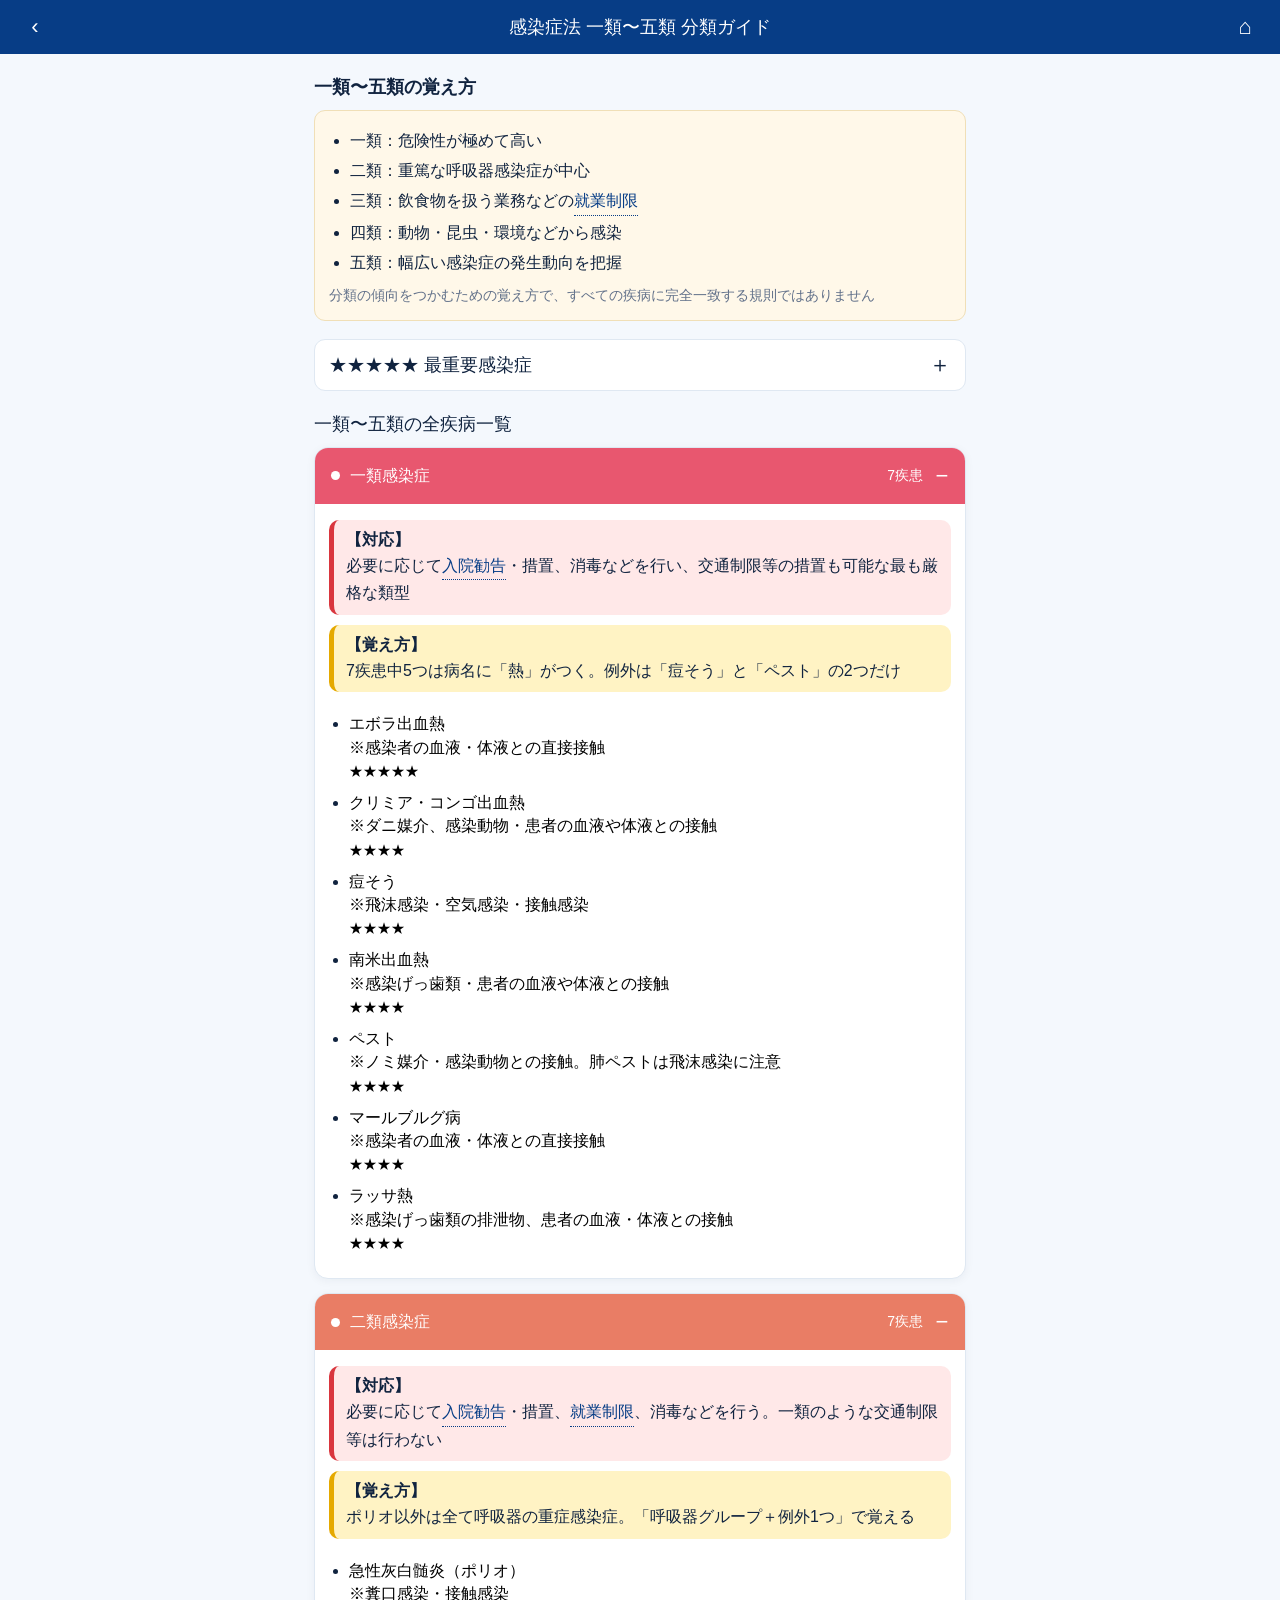
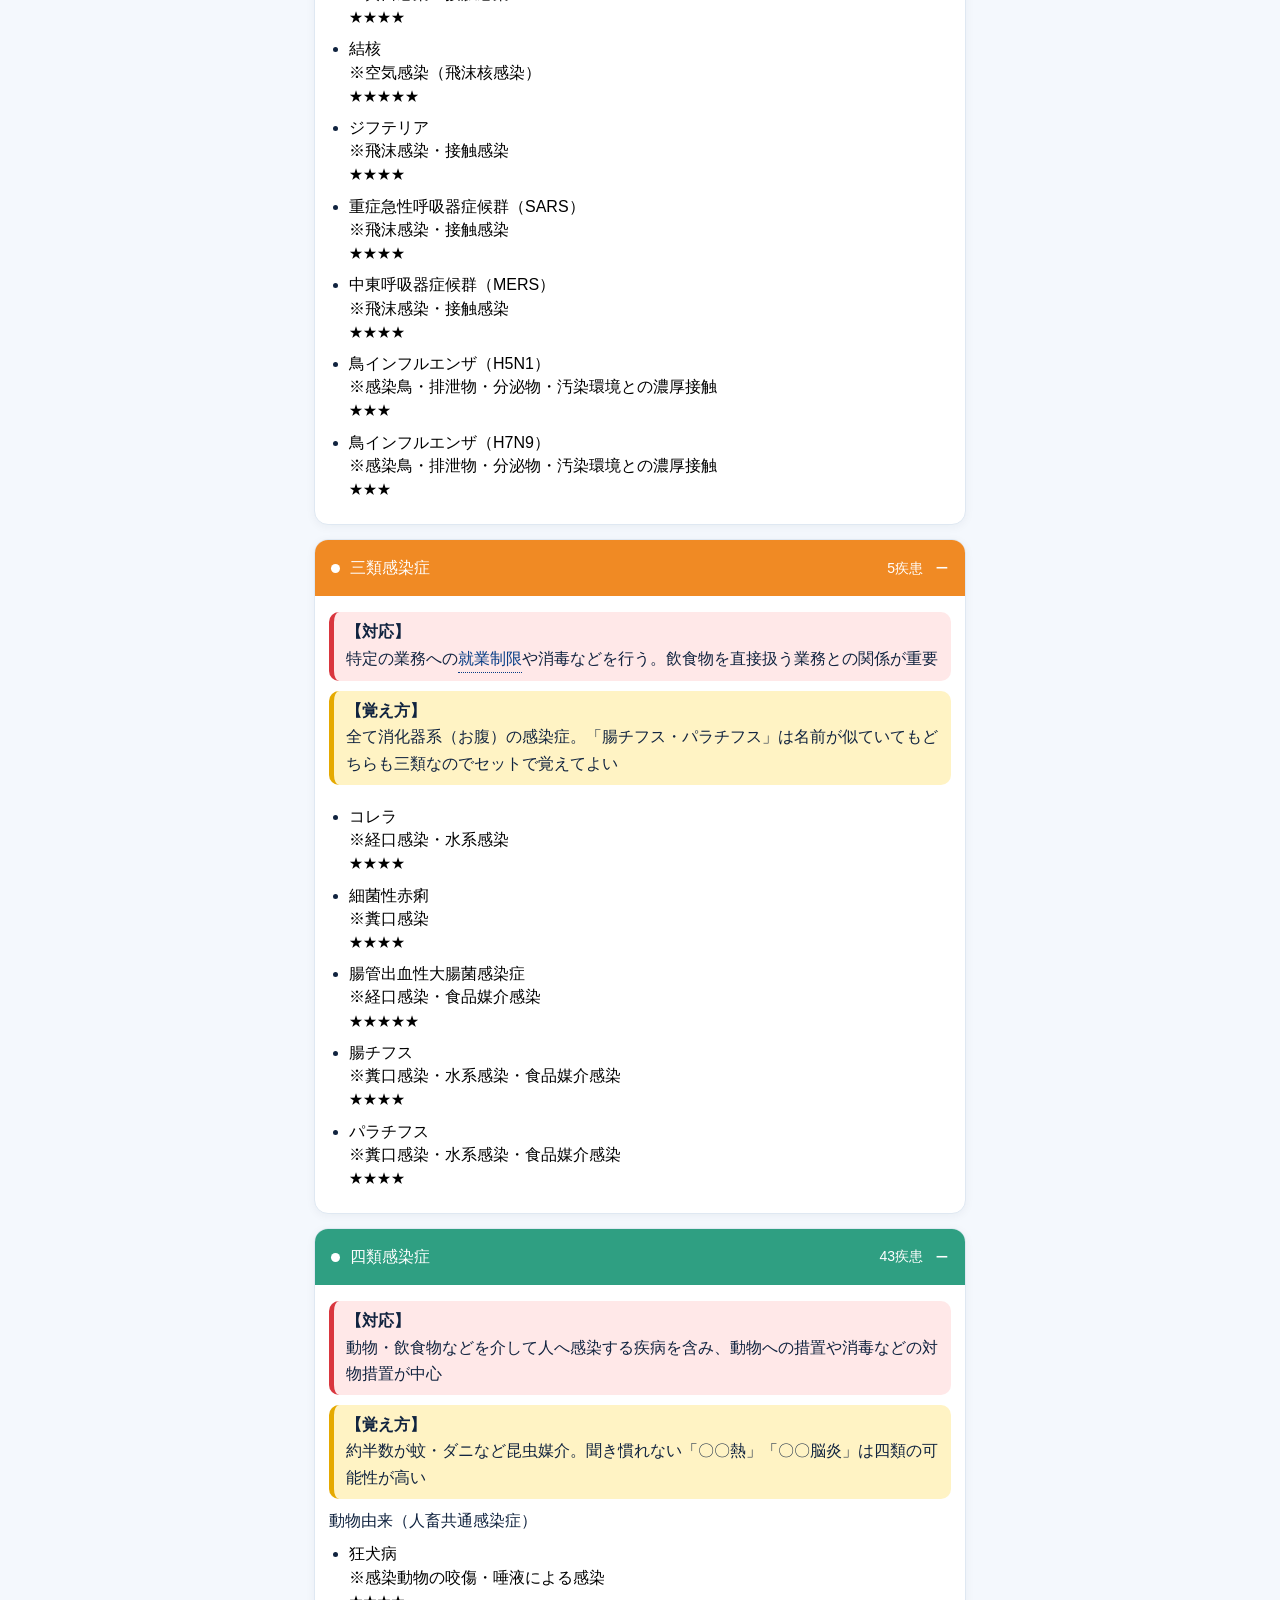
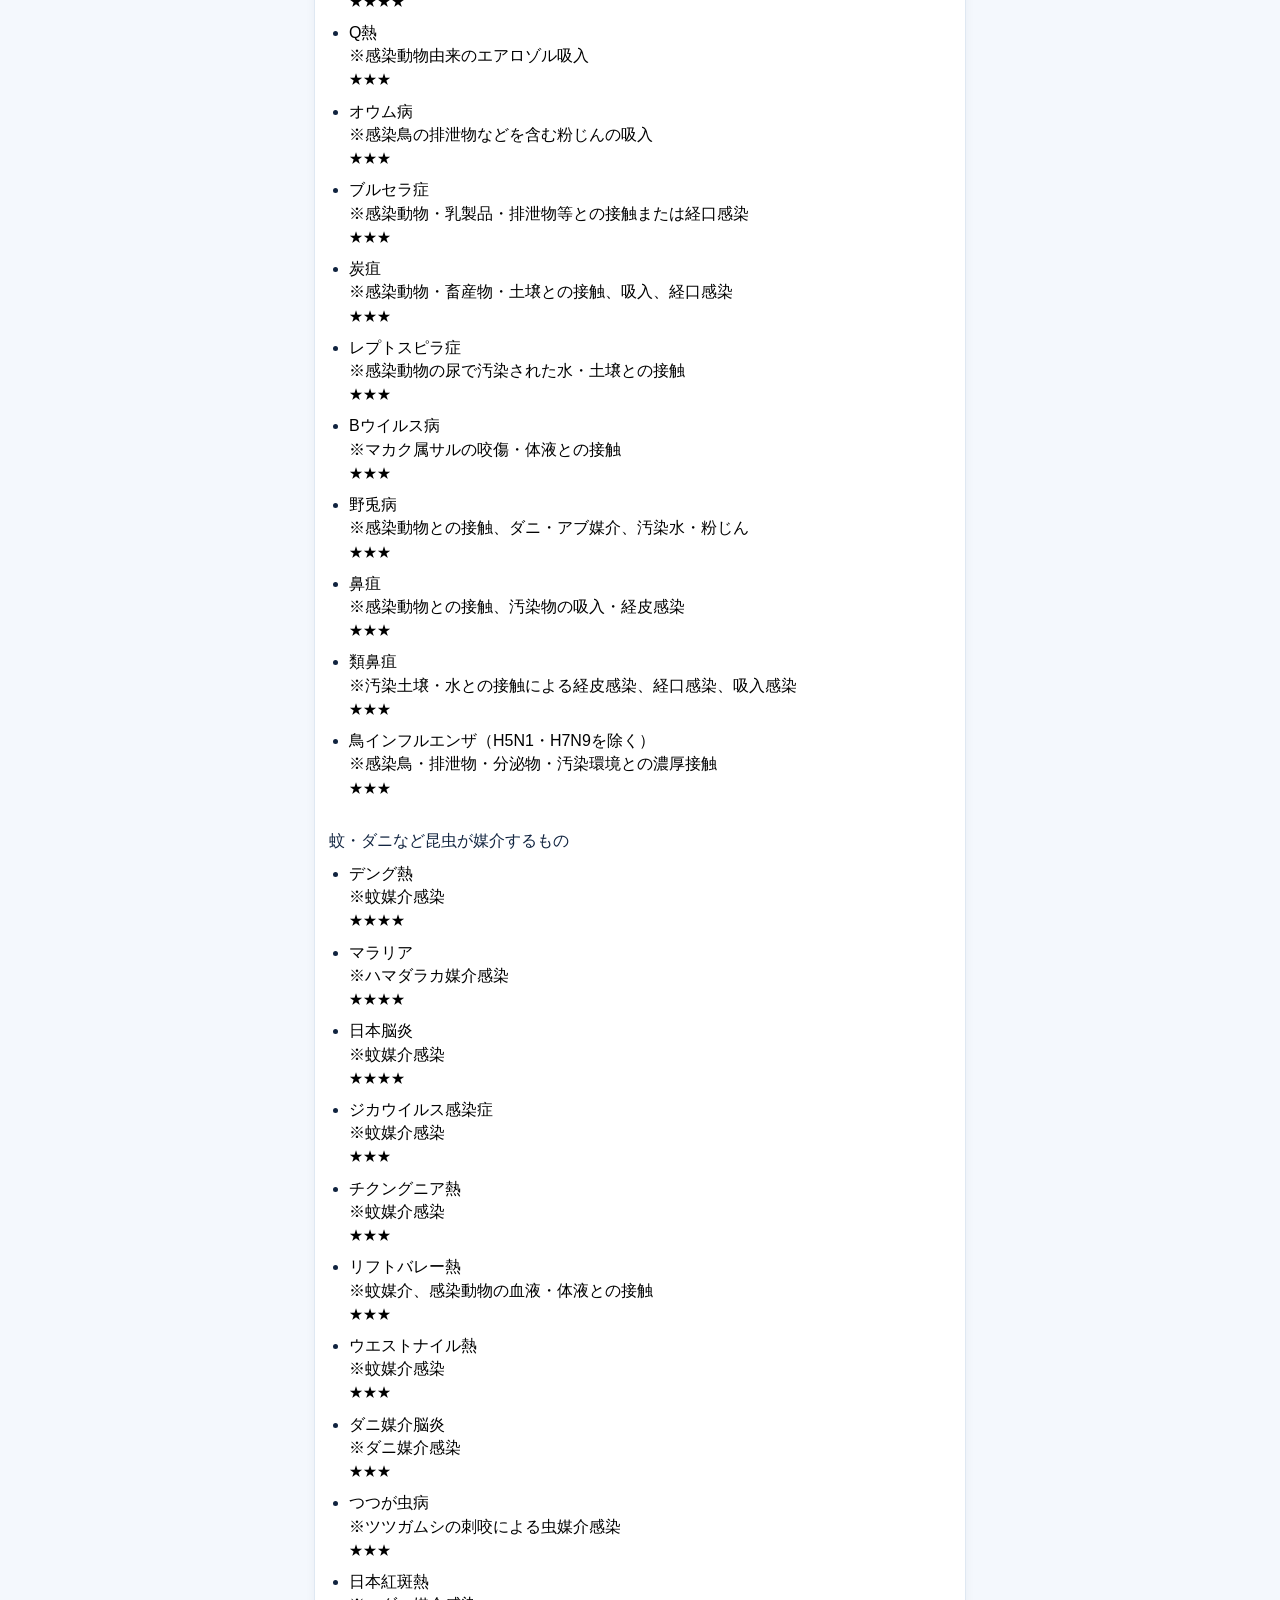
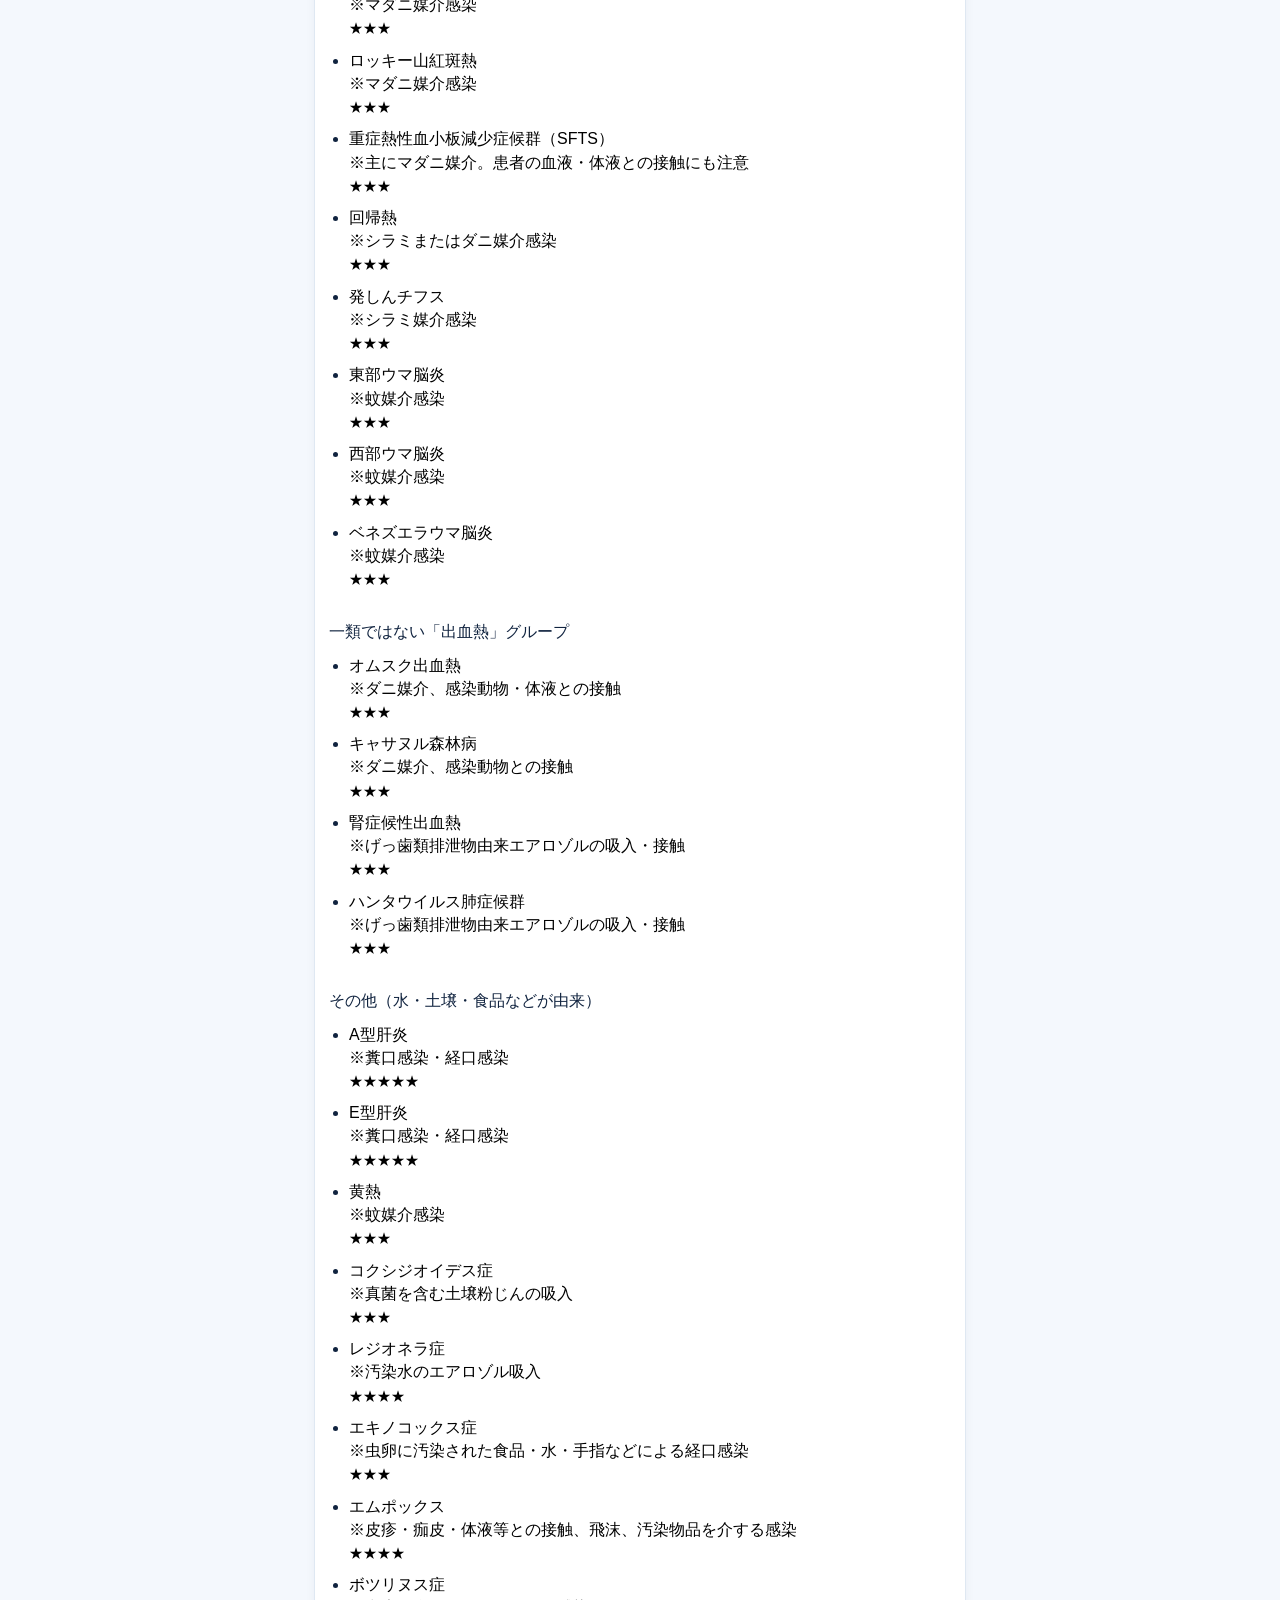
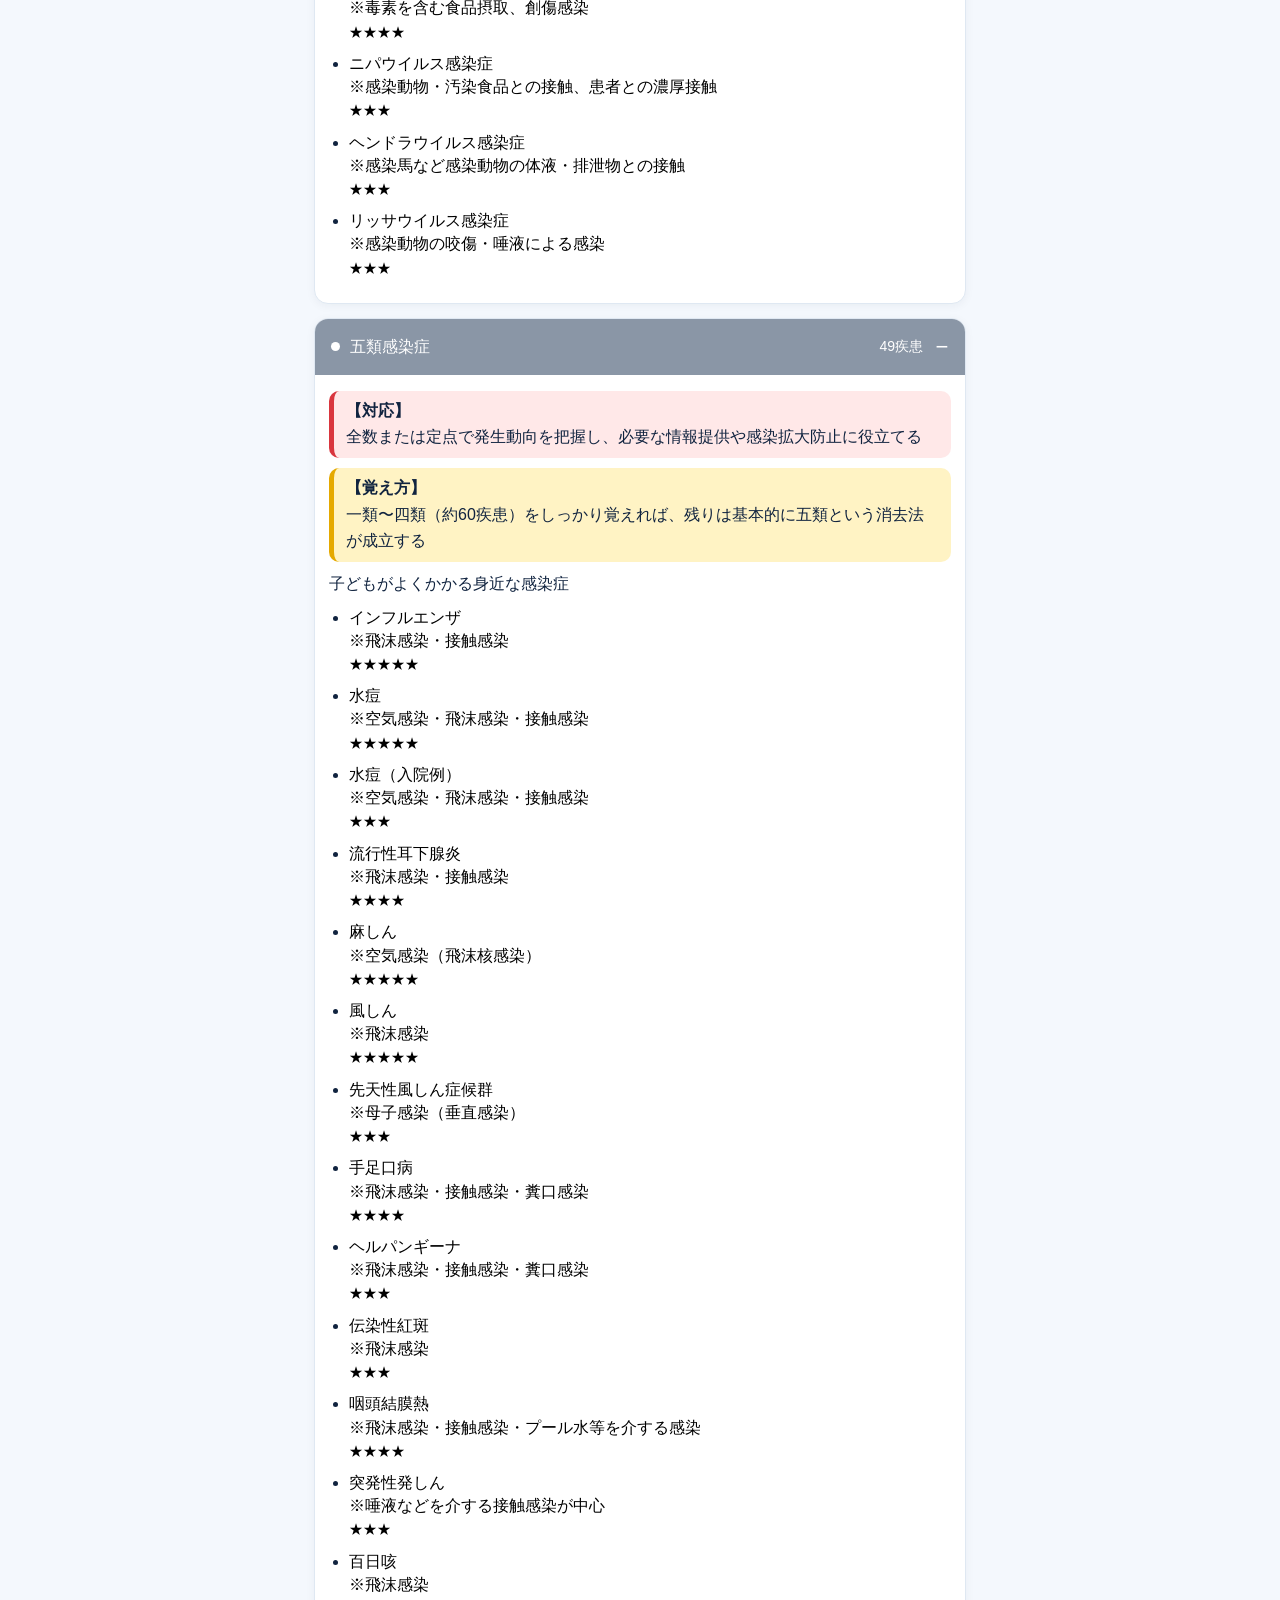
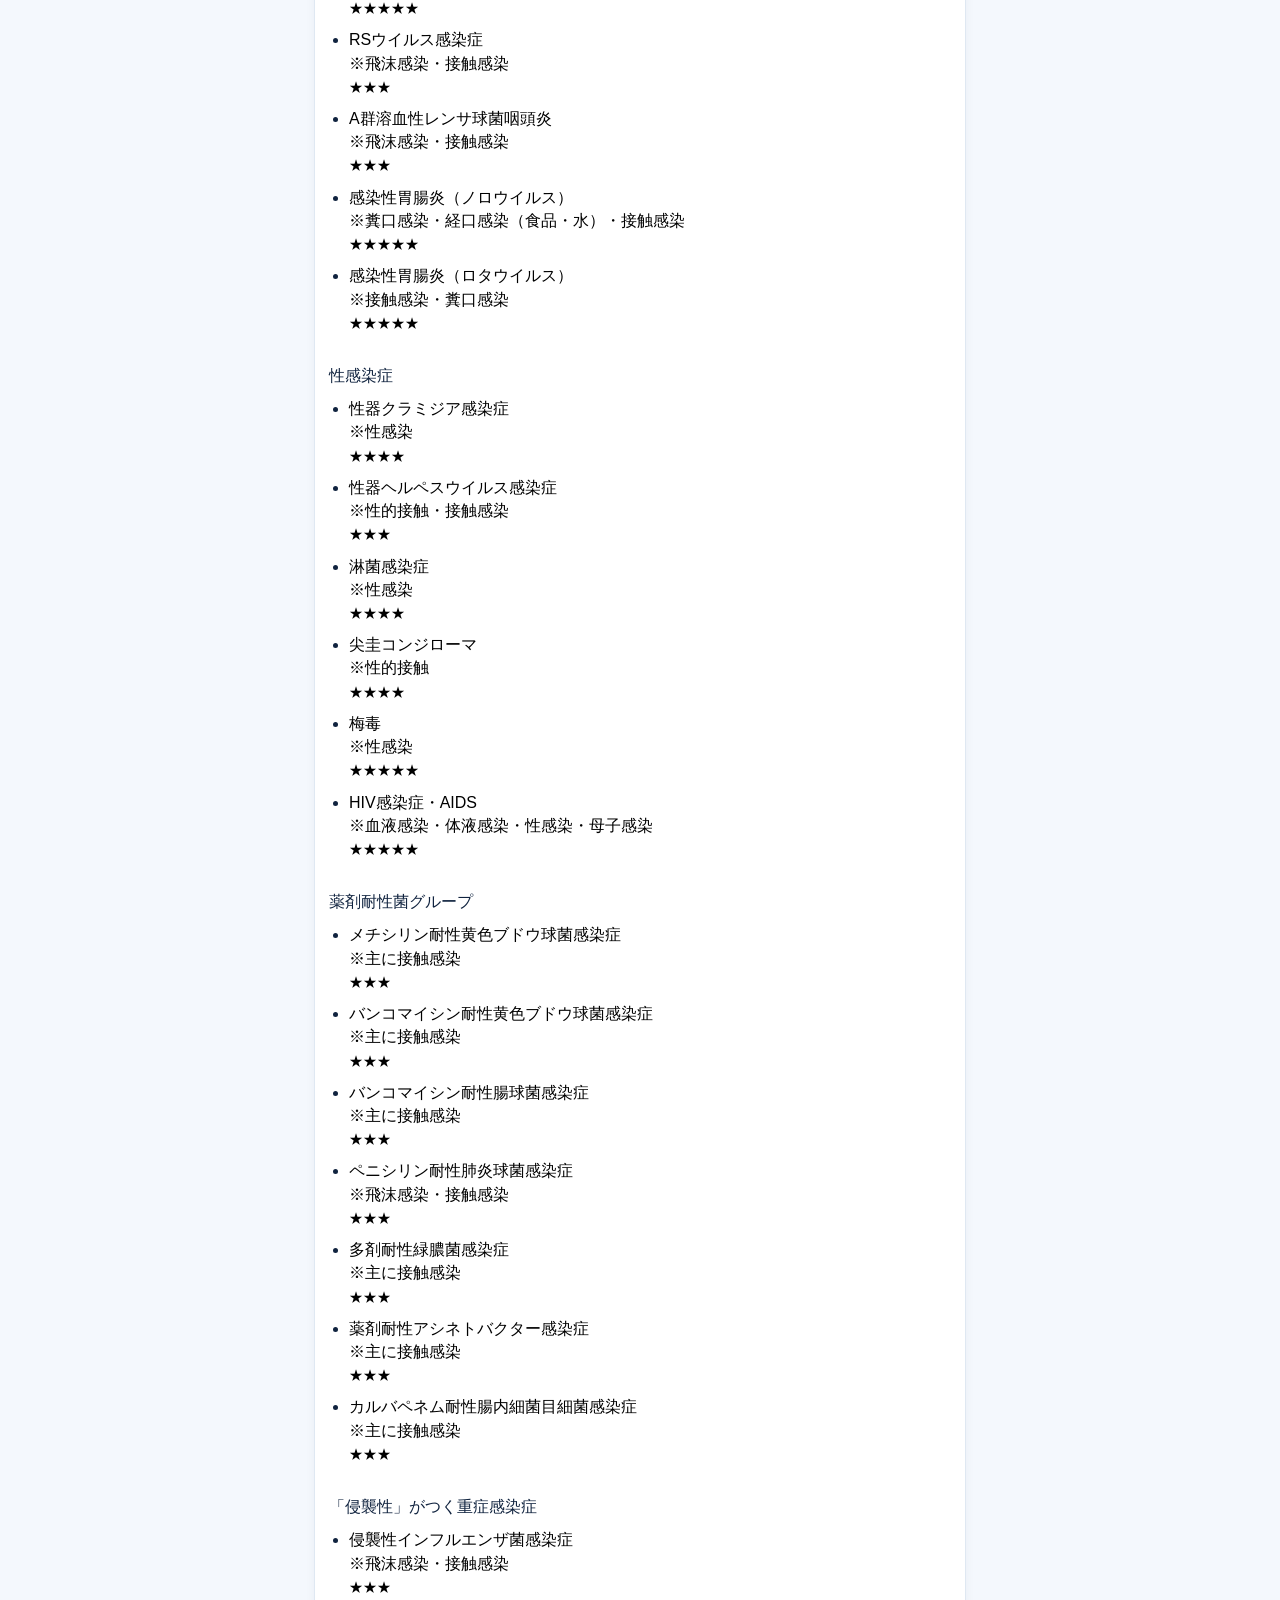
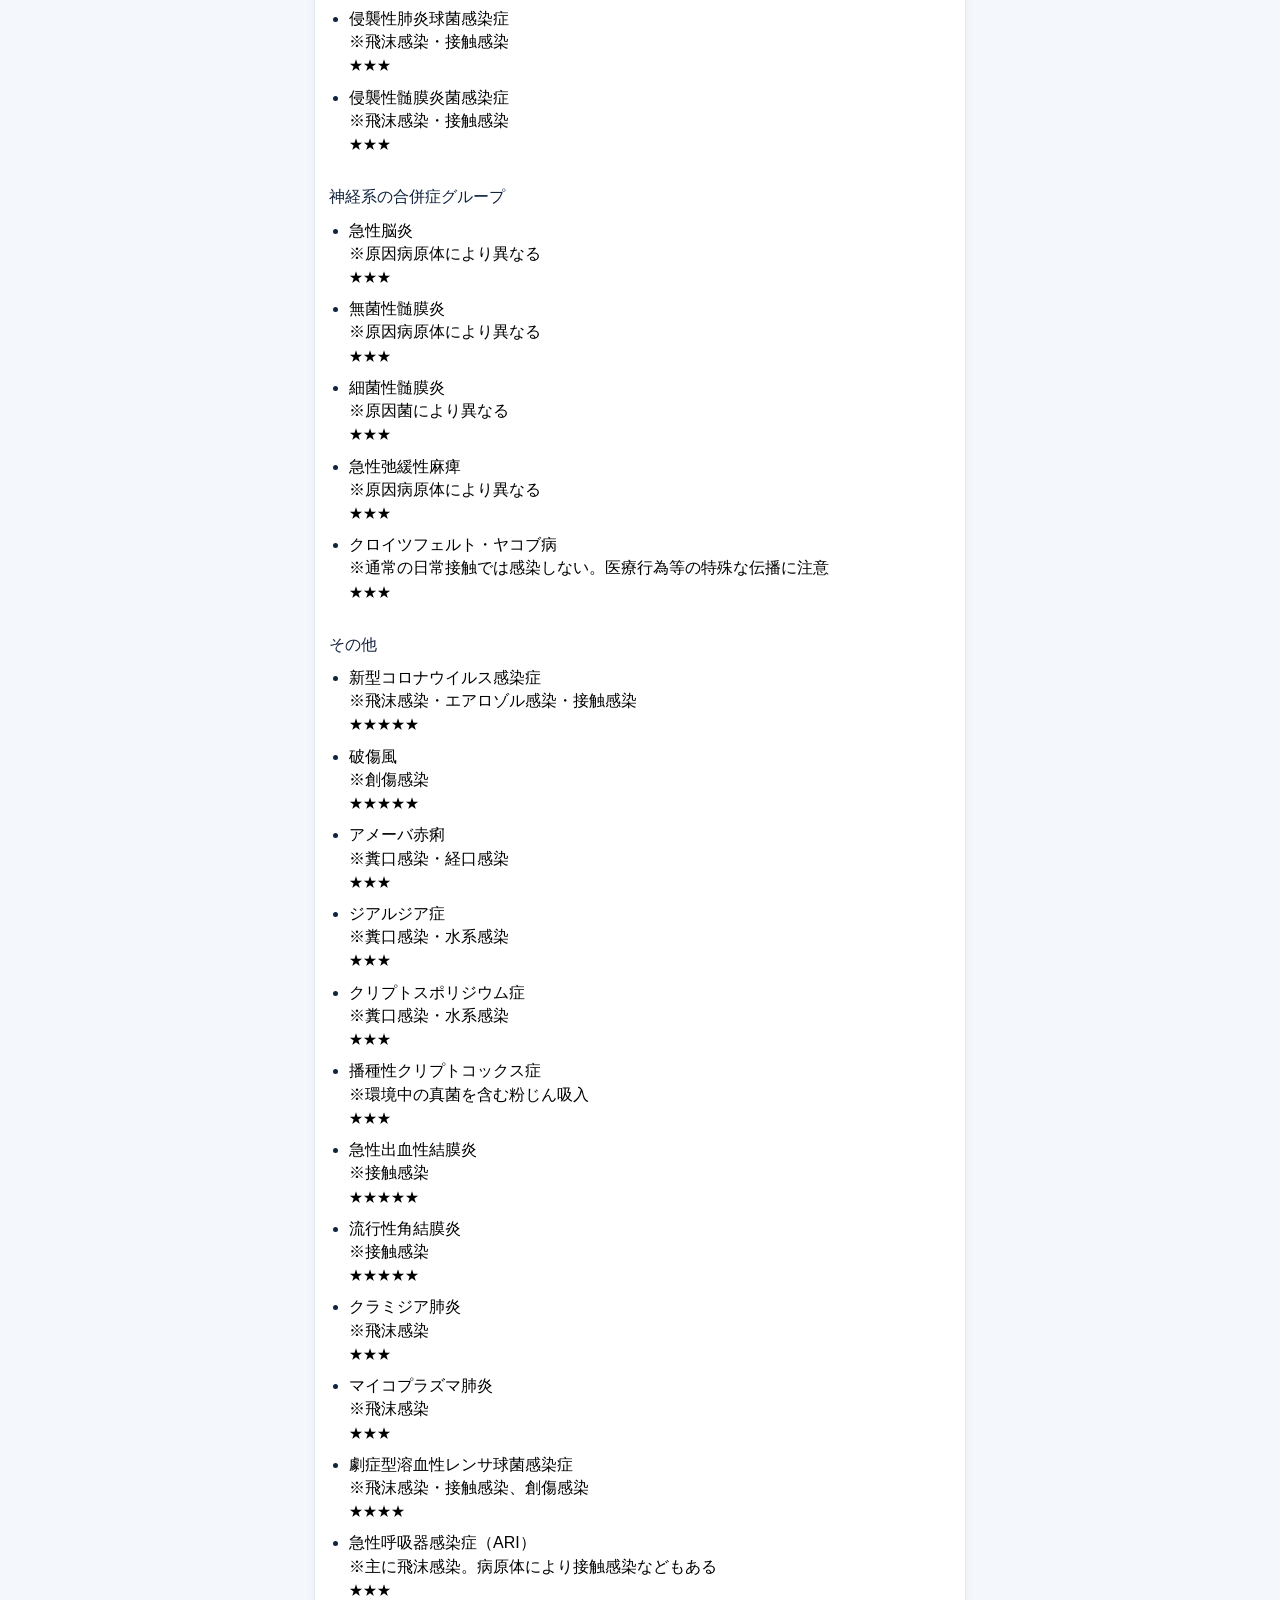
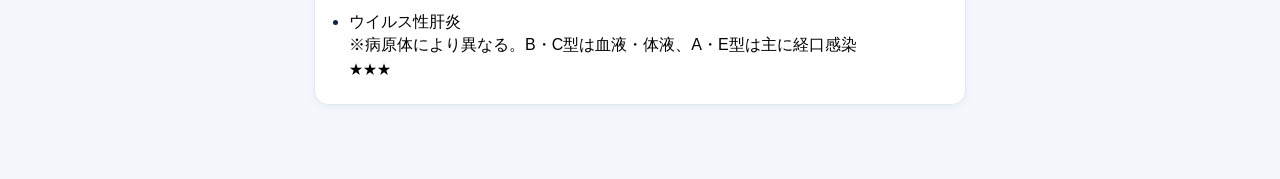
<file: infection-classification-guide.html>
<!DOCTYPE html>

<html lang="ja">
<head>
<meta charset="utf-8"/>
<meta content="width=device-width,initial-scale=1" name="viewport"/>
<title>感染症法 一類〜五類 分類ガイド</title>
<style>
:root{
  --navy:#10233f;
  --nav:#073d86;
  --bg:#f4f8fd;
  --card:#ffffff;
  --line:#dfe8f2;
  --text:#10233f;
  --muted:#62718a;
  --red:#e8576f;
  --coral:#e97d65;
  --orange:#f08a24;
  --green:#2f9f82;
  --gray:#8a96a6;
  --font-lv1:22px;
  --font-lv2:20px;
  --font-lv3:18px;
  --font-lv4:16px;
  --font-lv5:14px;
}
*{box-sizing:border-box}
html{background:var(--bg)}
body{
  margin:0;
  background:var(--bg);
  color:var(--text);
  font-family:-apple-system,BlinkMacSystemFont,"Hiragino Sans","Yu Gothic",sans-serif;
  font-size:var(--font-lv4);
  font-weight:400;
  line-height:1.7;
}
button,a,summary{font:inherit}
.g-nav{
  position:sticky;
  top:0;
  z-index:30;
  display:grid;
  grid-template-columns:54px 1fr 54px;
  align-items:center;
  height:54px;
  padding:0 8px;
  background:var(--nav);
  color:#fff;
}
.g-nav button,.g-nav a{
  display:grid;
  place-items:center;
  width:100%;
  height:44px;
  padding:0;
  border:0;
  background:transparent;
  color:#fff;
  text-decoration:none;
  font-size:var(--font-lv1);
  line-height:1;
  cursor:pointer;
}
.g-nav .g-title{
  text-align:center;
  font-size:18px;
  font-weight:400;
  line-height:normal;
  overflow-wrap:anywhere;
}
.page-wrap{
  width:min(100%,680px);
  margin:0 auto;
  padding:20px 14px 60px;
}
.infection-guide-title{
  margin:0 0 16px;
  color:var(--navy);
  font-size:var(--font-lv2);
  font-weight:400;
  line-height:1.45;
}
.guide-section-title{
  margin:20px 0 10px;
  color:var(--navy);
  font-size:var(--font-lv3);
  font-weight:400;
  line-height:1.45;
}
.guide-section-title.guide-emphasis{font-weight:600}
.guide-section-title:first-of-type{margin-top:0}
.priority-details{
  margin:0 0 18px;
  overflow:hidden;
  border:1px solid var(--line);
  border-radius:11px;
  background:#fff;
}
.priority-details summary{
  position:relative;
  padding:12px 42px 12px 14px;
  list-style:none;
  color:var(--navy);
  font-size:var(--font-lv3);
  font-weight:400;
  line-height:1.45;
  cursor:pointer;
}
.priority-details summary::-webkit-details-marker{display:none}
.priority-details summary::after{content:"＋";position:absolute;right:14px;top:50%;translate:0 -50%;font-size:22px;font-weight:400}
.priority-details[open] summary::after{content:"−"}
.priority-list{display:grid;gap:0;margin:0;padding:0 14px 12px}
.priority-item{
  width:100%;
  padding:10px 0;
  border:0;
  border-top:1px solid var(--line);
  background:#fff;
  color:var(--text);
  text-align:left;
  cursor:pointer;
  font-size:var(--font-lv4);
  line-height:1.55;
}
.priority-item:first-child{border-top:0}
.memory-guide{margin:0 0 18px;padding:13px 14px;border:1px solid #f0dfb7;border-radius:11px;background:#fff8e9}
.memory-guide ul{margin:0;padding-left:1.3em}
.memory-guide li{margin:3px 0}
.memory-guide-note{margin:9px 0 0;color:var(--muted);font-size:var(--font-lv5);line-height:1.55}
.infection-tier{
  --tier-color:var(--gray);
  margin:0 0 14px;
  overflow:hidden;
  border:1px solid var(--line);
  border-radius:14px;
  background:var(--card);
  box-shadow:0 2px 10px rgba(16,35,63,.05);
}
.tier-1{--tier-color:var(--red)}
.tier-2{--tier-color:var(--coral)}
.tier-3{--tier-color:var(--orange)}
.tier-4{--tier-color:var(--green)}
.tier-5{--tier-color:var(--gray)}
.infection-tier summary{
  position:relative;
  display:grid;
  grid-template-columns:minmax(0,1fr) auto 18px;
  align-items:center;
  gap:10px;
  min-height:56px;
  padding:13px 14px 13px 16px;
  list-style:none;
  cursor:pointer;
  background:var(--tier-color);
  color:#fff;
}
.infection-tier summary::-webkit-details-marker{display:none}
.infection-tier summary::after{
  content:"＋";
  font-size:22px;
  line-height:1;
  text-align:center;
}
.infection-tier[open] summary::after{content:"−"}
.tier-head{display:flex;align-items:center;min-width:0;gap:10px}
.tier-dot{
  width:9px;
  height:9px;
  flex:0 0 auto;
  border-radius:50%;
  background:#fff;
}
.tier-name{
  min-width:0;
  font-size:var(--font-lv4);
  font-weight:400;
  line-height:1.4;
}
.tier-count{
  font-size:var(--font-lv5);
  font-weight:400;
  white-space:nowrap;
}
.tier-body{
  display:grid;
  gap:12px;
  padding:14px;
  border-top:1px solid rgba(255,255,255,.25);
}
.info-block{
  margin:0;
  padding:13px 14px;
  border:1px solid var(--line);
  border-radius:11px;
  background:#f8fbff;
}
.info-block.memory{
  background:#fff8e9;
  border-color:#f0dfb7;
}
.info-label{
  display:block;
  margin:0 0 5px;
  font-size:var(--font-lv4);
  font-weight:400;
  line-height:1.4;
}
.info-block p{
  margin:0;
  font-size:var(--font-lv4);
  font-weight:400;
}
.tier-group{
  margin:0;
  padding:13px 14px 14px;
  border:1px solid var(--line);
  border-radius:11px;
  background:#fff;
}
.tier-group-title{
  margin:0 0 9px;
  color:var(--muted);
  font-size:var(--font-lv4);
  font-weight:400;
  line-height:1.5;
}
.tier-diseases{
  display:flex;
  flex-wrap:wrap;
  gap:7px;
  margin:0;
  padding:0;
  list-style:none;
}
.tier-diseases li{
  padding:5px 10px;
  border:1px solid color-mix(in srgb,var(--tier-color) 28%,#dfe8f2);
  border-radius:999px;
  background:color-mix(in srgb,var(--tier-color) 9%,#fff);
  color:var(--text);
  font-size:var(--font-lv5);
  font-weight:400;
  line-height:1.45;
  cursor:pointer;
  transition:background-color .15s ease;
}
.tier-disease-name{color:#000;font-weight:400;overflow-wrap:anywhere}
.tier-disease-name.最重要,.tier-disease-name.重要,.tier-disease-name.低優先{color:#000}
.tier-importance{display:block;margin-top:2px;color:#000;font-size:12px;font-weight:400;line-height:1.35}
.tier-diseases li:active{background:#e5edf2}
.tier-diseases li:focus-visible{outline:3px solid #f2a900;outline-offset:2px}
.disease-modal[hidden]{display:none}
.disease-modal{position:fixed;inset:0;z-index:1000;display:flex;align-items:flex-end;justify-content:center;padding:16px;background:rgba(10,24,38,.58)}
.disease-dialog{width:min(100%,620px);max-height:88vh;overflow:auto;background:#fff;border-radius:18px 18px 12px 12px;box-shadow:0 16px 48px rgba(0,0,0,.3)}
.disease-dialog-head{position:sticky;top:0;display:flex;align-items:flex-start;gap:12px;padding:18px 16px 12px;background:#fff;border-bottom:1px solid #dfe7eb}
.disease-dialog-head h3{flex:1;margin:0;color:#12324a;font-size:20px;font-weight:400;line-height:1.45}
.disease-close{flex:none;width:38px;height:38px;border:0;border-radius:50%;background:#e9eef2;color:#243746;font-size:25px;line-height:1;cursor:pointer}
.disease-detail{margin:0;padding:14px 16px 20px}
.disease-detail dt{margin-top:14px;color:#375266;font-size:16px;font-weight:400;line-height:1.45}
.disease-detail dt.detail-emphasis{font-weight:600}
.disease-detail dt:first-child{margin-top:0}
.disease-detail dd{margin:3px 0 0;color:#182934;font-size:16px;line-height:1.7;overflow-wrap:anywhere}
.importance{display:inline-block;padding:3px 10px;border-radius:999px;font-weight:400}
.importance.最重要{color:#9b1c1c;background:#fee2e2}.importance.重要{color:#8a4b08;background:#fff1c7}.importance.低優先{color:#40566a;background:#e9eef2}
@media(min-width:700px){.disease-modal{align-items:center}.disease-dialog{border-radius:18px}}
@supports not (background:color-mix(in srgb,#000 10%,#fff)){
  .tier-diseases li{background:#f2f5f9;border-color:var(--line)}
}
@media(max-width:520px){
  .g-nav .g-title{font-size:16px}
  .page-wrap{padding:16px 12px 48px}
  .infection-guide-title{font-size:var(--font-lv2)}
  .infection-tier summary{padding-left:14px}
  .tier-body{padding:12px}
}

/* 対策要点ページの表示規則に合わせる */
.infection-tier .tier-body{
  gap:10px;
  padding:5px 14px 16px;
}
.infection-tier .info-block{
  margin:10px 0 0;
  padding:8px 12px;
  border:0;
  border-left:5px solid #d9363e;
  border-radius:10px;
  background:#ffe8e8;
}
.infection-tier .info-block.memory{
  margin-top:0;
  border-left-color:#e5a900;
  background:#fff3c4;
}
.infection-tier .info-label{
  margin:0 0 2px;
  font-size:16px;
  font-weight:600;
  line-height:1.45;
}
.infection-tier .info-block.memory .info-label{font-weight:600}
.infection-tier .info-block p{
  display:block;
  font-size:16px;
  font-weight:400;
  line-height:1.65;
}
.infection-tier .tier-group{
  margin:0;
  padding:0;
  border:0;
  border-radius:0;
  background:transparent;
}
.infection-tier .tier-diseases{
  display:block;
  margin:0;
  padding-left:20px;
  list-style:disc;
}
.infection-tier .tier-diseases li{
  margin:9px 0;
  padding:0;
  border:0;
  border-radius:0;
  background:transparent;
  color:var(--text);
  font-size:16px;
  font-weight:400;
  line-height:1.65;
}
.infection-tier .tier-disease-name{
  display:block;
  margin:0 0 2px;
  color:#000;
  font-weight:400;
  line-height:1.45;
}
.infection-tier .tier-disease-name.最重要,
.infection-tier .tier-disease-name.重要,
.infection-tier .tier-disease-name.低優先{color:#000}
.infection-tier .tier-importance{
  display:block;
  margin:0;
  color:#000;
  font-size:14px;
  font-weight:400;
  line-height:1.45;
}
.infection-tier .tier-diseases li:active{background:transparent}
.infection-tier .tier-group-title{
  margin:12px 0 3px;
  color:var(--navy);
  font-size:16px;
  font-weight:400;
  line-height:1.45;
}
.infection-tier .tier-group:first-of-type .tier-group-title{margin-top:0}
</style>
</head>
<body>
<nav class="g-nav"><button aria-label="戻る" onclick="history.length&gt;1?history.back():location.href='index.html'" type="button">‹</button><span class="g-title">感染症法 一類〜五類 分類ガイド</span><a aria-label="ホームへ戻る" href="index.html">⌂</a></nav>
<div class="page-wrap" data-dictionary-content>
<section class="infection-guide">
<h3 class="guide-section-title guide-emphasis">一類〜五類の覚え方</h3>
<div class="memory-guide">
<ul>
<li>一類：危険性が極めて高い</li>
<li>二類：重篤な呼吸器感染症が中心</li>
<li>三類：飲食物を扱う業務などの就業制限</li>
<li>四類：動物・昆虫・環境などから感染</li>
<li>五類：幅広い感染症の発生動向を把握</li>
</ul>
<p class="memory-guide-note">分類の傾向をつかむための覚え方で、すべての疾病に完全一致する規則ではありません</p>
</div>
<details class="priority-details">
<summary>★★★★★ 最重要感染症</summary>
<div class="priority-list" id="priorityList"></div>
</details>
<h3 class="guide-section-title">一類〜五類の全疾病一覧</h3>
<details class="infection-tier tier-1" open="">
<summary>
<span class="tier-head"><span class="tier-dot"></span><span class="tier-name">一類感染症</span></span>
<span class="tier-count">7疾患</span>
</summary>
<div class="tier-body">
<div class="info-block"><span class="info-label">【対応】</span><p>必要に応じて入院勧告・措置、消毒などを行い、交通制限等の措置も可能な最も厳格な類型</p></div>
<div class="info-block memory"><span class="info-label">【覚え方】</span><p>7疾患中5つは病名に「熱」がつく。例外は「痘そう」と「ペスト」の2つだけ</p></div>
<section class="tier-group"><ul class="tier-diseases">
<li>エボラ出血熱</li>
<li>クリミア・コンゴ出血熱</li>
<li>痘そう</li>
<li>南米出血熱</li>
<li>ペスト</li>
<li>マールブルグ病</li>
<li>ラッサ熱</li>
</ul></section>
</div>
</details>
<details class="infection-tier tier-2" open="">
<summary>
<span class="tier-head"><span class="tier-dot"></span><span class="tier-name">二類感染症</span></span>
<span class="tier-count">7疾患</span>
</summary>
<div class="tier-body">
<div class="info-block"><span class="info-label">【対応】</span><p>必要に応じて入院勧告・措置、就業制限、消毒などを行う。一類のような交通制限等は行わない</p></div>
<div class="info-block memory"><span class="info-label">【覚え方】</span><p>ポリオ以外は全て呼吸器の重症感染症。「呼吸器グループ＋例外1つ」で覚える</p></div>
<section class="tier-group"><ul class="tier-diseases">
<li>急性灰白髄炎（ポリオ）</li>
<li>結核</li>
<li>ジフテリア</li>
<li>重症急性呼吸器症候群（SARS）</li>
<li>中東呼吸器症候群（MERS）</li>
<li>鳥インフルエンザ（H5N1）</li>
<li>鳥インフルエンザ（H7N9）</li>
</ul></section>
</div>
</details>
<details class="infection-tier tier-3" open="">
<summary>
<span class="tier-head"><span class="tier-dot"></span><span class="tier-name">三類感染症</span></span>
<span class="tier-count">5疾患</span>
</summary>
<div class="tier-body">
<div class="info-block"><span class="info-label">【対応】</span><p>特定の業務への就業制限や消毒などを行う。飲食物を直接扱う業務との関係が重要</p></div>
<div class="info-block memory"><span class="info-label">【覚え方】</span><p>全て消化器系（お腹）の感染症。「腸チフス・パラチフス」は名前が似ていてもどちらも三類なのでセットで覚えてよい</p></div>
<section class="tier-group"><ul class="tier-diseases">
<li>コレラ</li>
<li>細菌性赤痢</li>
<li>腸管出血性大腸菌感染症</li>
<li>腸チフス</li>
<li>パラチフス</li>
</ul></section>
</div>
</details>
<details class="infection-tier tier-4" open="">
<summary>
<span class="tier-head"><span class="tier-dot"></span><span class="tier-name">四類感染症</span></span>
<span class="tier-count">43疾患</span>
</summary>
<div class="tier-body">
<div class="info-block"><span class="info-label">【対応】</span><p>動物・飲食物などを介して人へ感染する疾病を含み、動物への措置や消毒などの対物措置が中心</p></div>
<div class="info-block memory"><span class="info-label">【覚え方】</span><p>約半数が蚊・ダニなど昆虫媒介。聞き慣れない「〇〇熱」「〇〇脳炎」は四類の可能性が高い</p></div>
<section class="tier-group"><p class="tier-group-title">動物由来（人畜共通感染症）</p><ul class="tier-diseases">
<li>狂犬病</li><li>Q熱</li><li>オウム病</li><li>ブルセラ症</li><li>炭疽</li>
<li>レプトスピラ症</li><li>Bウイルス病</li><li>野兎病</li><li>鼻疽</li><li>類鼻疽</li>
<li>鳥インフルエンザ（H5N1・H7N9を除く）</li>
</ul></section>

<section class="tier-group"><p class="tier-group-title">蚊・ダニなど昆虫が媒介するもの</p><ul class="tier-diseases">
<li>デング熱</li><li>マラリア</li><li>日本脳炎</li><li>ジカウイルス感染症</li>
<li>チクングニア熱</li><li>リフトバレー熱</li><li>ウエストナイル熱</li>
<li>ダニ媒介脳炎</li><li>つつが虫病</li><li>日本紅斑熱</li><li>ロッキー山紅斑熱</li>
<li>重症熱性血小板減少症候群（SFTS）</li><li>回帰熱</li><li>発しんチフス</li>
<li>東部ウマ脳炎</li><li>西部ウマ脳炎</li><li>ベネズエラウマ脳炎</li>
</ul></section>

<section class="tier-group"><p class="tier-group-title">一類ではない「出血熱」グループ</p><ul class="tier-diseases">
<li>オムスク出血熱</li><li>キャサヌル森林病</li><li>腎症候性出血熱</li><li>ハンタウイルス肺症候群</li>
</ul></section>

<section class="tier-group"><p class="tier-group-title">その他（水・土壌・食品などが由来）</p><ul class="tier-diseases">
<li>A型肝炎</li><li>E型肝炎</li><li>黄熱</li><li>コクシジオイデス症</li>
<li>レジオネラ症</li><li>エキノコックス症</li><li>エムポックス</li><li>ボツリヌス症</li>
<li>ニパウイルス感染症</li><li>ヘンドラウイルス感染症</li><li>リッサウイルス感染症</li>
</ul></section>

</div>
</details>
<details class="infection-tier tier-5" open="">
<summary>
<span class="tier-head"><span class="tier-dot"></span><span class="tier-name">五類感染症</span></span>
<span class="tier-count">49疾患</span>
</summary>
<div class="tier-body">
<div class="info-block"><span class="info-label">【対応】</span><p>全数または定点で発生動向を把握し、必要な情報提供や感染拡大防止に役立てる</p></div>
<div class="info-block memory"><span class="info-label">【覚え方】</span><p>一類〜四類（約60疾患）をしっかり覚えれば、残りは基本的に五類という消去法が成立する</p></div>
<section class="tier-group"><p class="tier-group-title">子どもがよくかかる身近な感染症</p><ul class="tier-diseases">
<li>インフルエンザ</li><li>水痘</li><li>水痘（入院例）</li><li>流行性耳下腺炎</li>
<li>麻しん</li><li>風しん</li><li>先天性風しん症候群</li><li>手足口病</li>
<li>ヘルパンギーナ</li><li>伝染性紅斑</li><li>咽頭結膜熱</li><li>突発性発しん</li>
<li>百日咳</li><li>RSウイルス感染症</li><li>A群溶血性レンサ球菌咽頭炎</li>
<li>感染性胃腸炎（ノロウイルス）</li><li>感染性胃腸炎（ロタウイルス）</li>
</ul></section>

<section class="tier-group"><p class="tier-group-title">性感染症</p><ul class="tier-diseases">
<li>性器クラミジア感染症</li><li>性器ヘルペスウイルス感染症</li><li>淋菌感染症</li>
<li>尖圭コンジローマ</li><li>梅毒</li><li>HIV感染症・AIDS</li>
</ul></section>

<section class="tier-group"><p class="tier-group-title">薬剤耐性菌グループ</p><ul class="tier-diseases">
<li>メチシリン耐性黄色ブドウ球菌感染症</li><li>バンコマイシン耐性黄色ブドウ球菌感染症</li>
<li>バンコマイシン耐性腸球菌感染症</li><li>ペニシリン耐性肺炎球菌感染症</li>
<li>多剤耐性緑膿菌感染症</li><li>薬剤耐性アシネトバクター感染症</li>
<li>カルバペネム耐性腸内細菌目細菌感染症</li>
</ul></section>

<section class="tier-group"><p class="tier-group-title">「侵襲性」がつく重症感染症</p><ul class="tier-diseases">
<li>侵襲性インフルエンザ菌感染症</li><li>侵襲性肺炎球菌感染症</li><li>侵襲性髄膜炎菌感染症</li>
</ul></section>

<section class="tier-group"><p class="tier-group-title">神経系の合併症グループ</p><ul class="tier-diseases">
<li>急性脳炎</li><li>無菌性髄膜炎</li><li>細菌性髄膜炎</li><li>急性弛緩性麻痺</li>
<li>クロイツフェルト・ヤコブ病</li>
</ul></section>

<section class="tier-group"><p class="tier-group-title">その他</p><ul class="tier-diseases">
<li>新型コロナウイルス感染症</li><li>破傷風</li><li>アメーバ赤痢</li><li>ジアルジア症</li>
<li>クリプトスポリジウム症</li><li>播種性クリプトコックス症</li><li>急性出血性結膜炎</li>
<li>流行性角結膜炎</li><li>クラミジア肺炎</li><li>マイコプラズマ肺炎</li>
<li>劇症型溶血性レンサ球菌感染症</li><li>急性呼吸器感染症（ARI）</li><li>ウイルス性肝炎</li>
</ul></section>

</div>
</details>
</section>
</div>
<div class="disease-modal" id="diseaseModal" hidden>
  <article class="disease-dialog" role="dialog" aria-modal="true" aria-labelledby="diseaseTitle">
    <header class="disease-dialog-head"><h3 id="diseaseTitle"></h3><button class="disease-close" type="button" aria-label="閉じる">×</button></header>
    <dl class="disease-detail" id="diseaseDetail"></dl>
  </article>
</div>
<script src="infectionDiseaseData.js?v=3.0.102"></script>
<script>
(()=>{
  const modal=document.getElementById('diseaseModal'),dialog=modal.querySelector('.disease-dialog'),title=document.getElementById('diseaseTitle'),detail=document.getElementById('diseaseDetail');
  const diseases=globalThis.INFECTION_DISEASE_DATA?.diseases||[];
  const byName=new Map(diseases.map(item=>[item.name,item]));
  const escapeHtml=value=>String(value||'').replace(/[&<>"']/g,ch=>({'&':'&amp;','<':'&lt;','>':'&gt;','"':'&quot;',"'":'&#39;'}[ch]));
  let lastFocus=null;
  function close(){modal.hidden=true;document.body.style.overflow='';lastFocus?.focus()}
  function open(item,trigger){lastFocus=trigger;title.textContent=`${item.name}｜${item.route}`;detail.innerHTML=`
    <dt>正式名称</dt><dd>${escapeHtml(item.name)}</dd>
    <dt>別名・通称</dt><dd>${escapeHtml(item.alias||'なし')}</dd>
    <dt>感染症法上の分類</dt><dd>${escapeHtml(item.classification)}</dd>
    <dt>主な感染経路</dt><dd>${escapeHtml(item.route)}</dd>
    <dt>代表的・特徴的な症状</dt><dd>${escapeHtml(item.symptoms)}</dd>
    <dt class="detail-emphasis">国家試験の要点</dt><dd>${escapeHtml(item.exam)}</dd>
    ${item.mixup?`<dt class="detail-emphasis">混同注意</dt><dd>${escapeHtml(item.mixup)}</dd>`:''}
    <dt>重要度</dt><dd><span class="importance ${escapeHtml(item.importance)}">${escapeHtml(item.importance)}</span></dd>`;
    modal.hidden=false;document.body.style.overflow='hidden';modal.querySelector('.disease-close').focus();
  }
  document.querySelectorAll('.tier-diseases li').forEach(li=>{const item=byName.get(li.textContent.trim());if(!item)return;li.replaceChildren();const name=document.createElement('span');name.className=`tier-disease-name ${item.importance}`;name.append(document.createTextNode(item.name),document.createElement('br'),document.createTextNode(`※${item.route}`));const importance=document.createElement('span');importance.className='tier-importance';importance.textContent=item.importance==='最重要'?'★★★★★':item.importance==='重要'?'★★★★':'★★★';li.append(name,importance);li.tabIndex=0;li.setAttribute('role','button');li.setAttribute('aria-label',`${item.name}の詳細を開く`);li.addEventListener('click',()=>open(item,li));li.addEventListener('keydown',e=>{if(e.key==='Enter'||e.key===' '){e.preventDefault();open(item,li)}})});
  const priorityList=document.getElementById('priorityList');
  diseases.filter(item=>item.importance==='最重要').forEach(item=>{const button=document.createElement('button');button.type='button';button.className='priority-item';button.append(document.createTextNode(item.name),document.createElement('br'),document.createTextNode(`※${item.route}`));button.addEventListener('click',()=>open(item,button));priorityList.append(button)});
  modal.querySelector('.disease-close').addEventListener('click',close);modal.addEventListener('click',e=>{if(e.target===modal)close()});document.addEventListener('keydown',e=>{if(e.key==='Escape'&&!modal.hidden)close()});
  let swipeStartX=0,swipeStartY=0,swipeStartedAtTop=false,swipeTracking=false,swipeLocked=false;
  dialog.addEventListener('touchstart',e=>{if(e.touches.length!==1||swipeLocked)return;const touch=e.touches[0];swipeStartX=touch.clientX;swipeStartY=touch.clientY;swipeStartedAtTop=dialog.scrollTop<=1;swipeTracking=true},{passive:true});
  dialog.addEventListener('touchcancel',()=>{swipeTracking=false},{passive:true});
  dialog.addEventListener('touchend',e=>{if(!swipeTracking||swipeLocked)return;swipeTracking=false;const touch=e.changedTouches[0];if(!touch||!swipeStartedAtTop)return;const dx=touch.clientX-swipeStartX,dy=touch.clientY-swipeStartY;if(dy<90||dy<=Math.abs(dx)*1.25)return;swipeLocked=true;close();setTimeout(()=>{swipeLocked=false},400)},{passive:true});
})();
</script>
<script src="glossaryData.js?v=3.0.102"></script>
<script src="glossaryQuizData.js?v=3.0.102"></script>
<script src="dictionaryPage.js?v=3.0.102"></script>
</body>
</html>
</file>
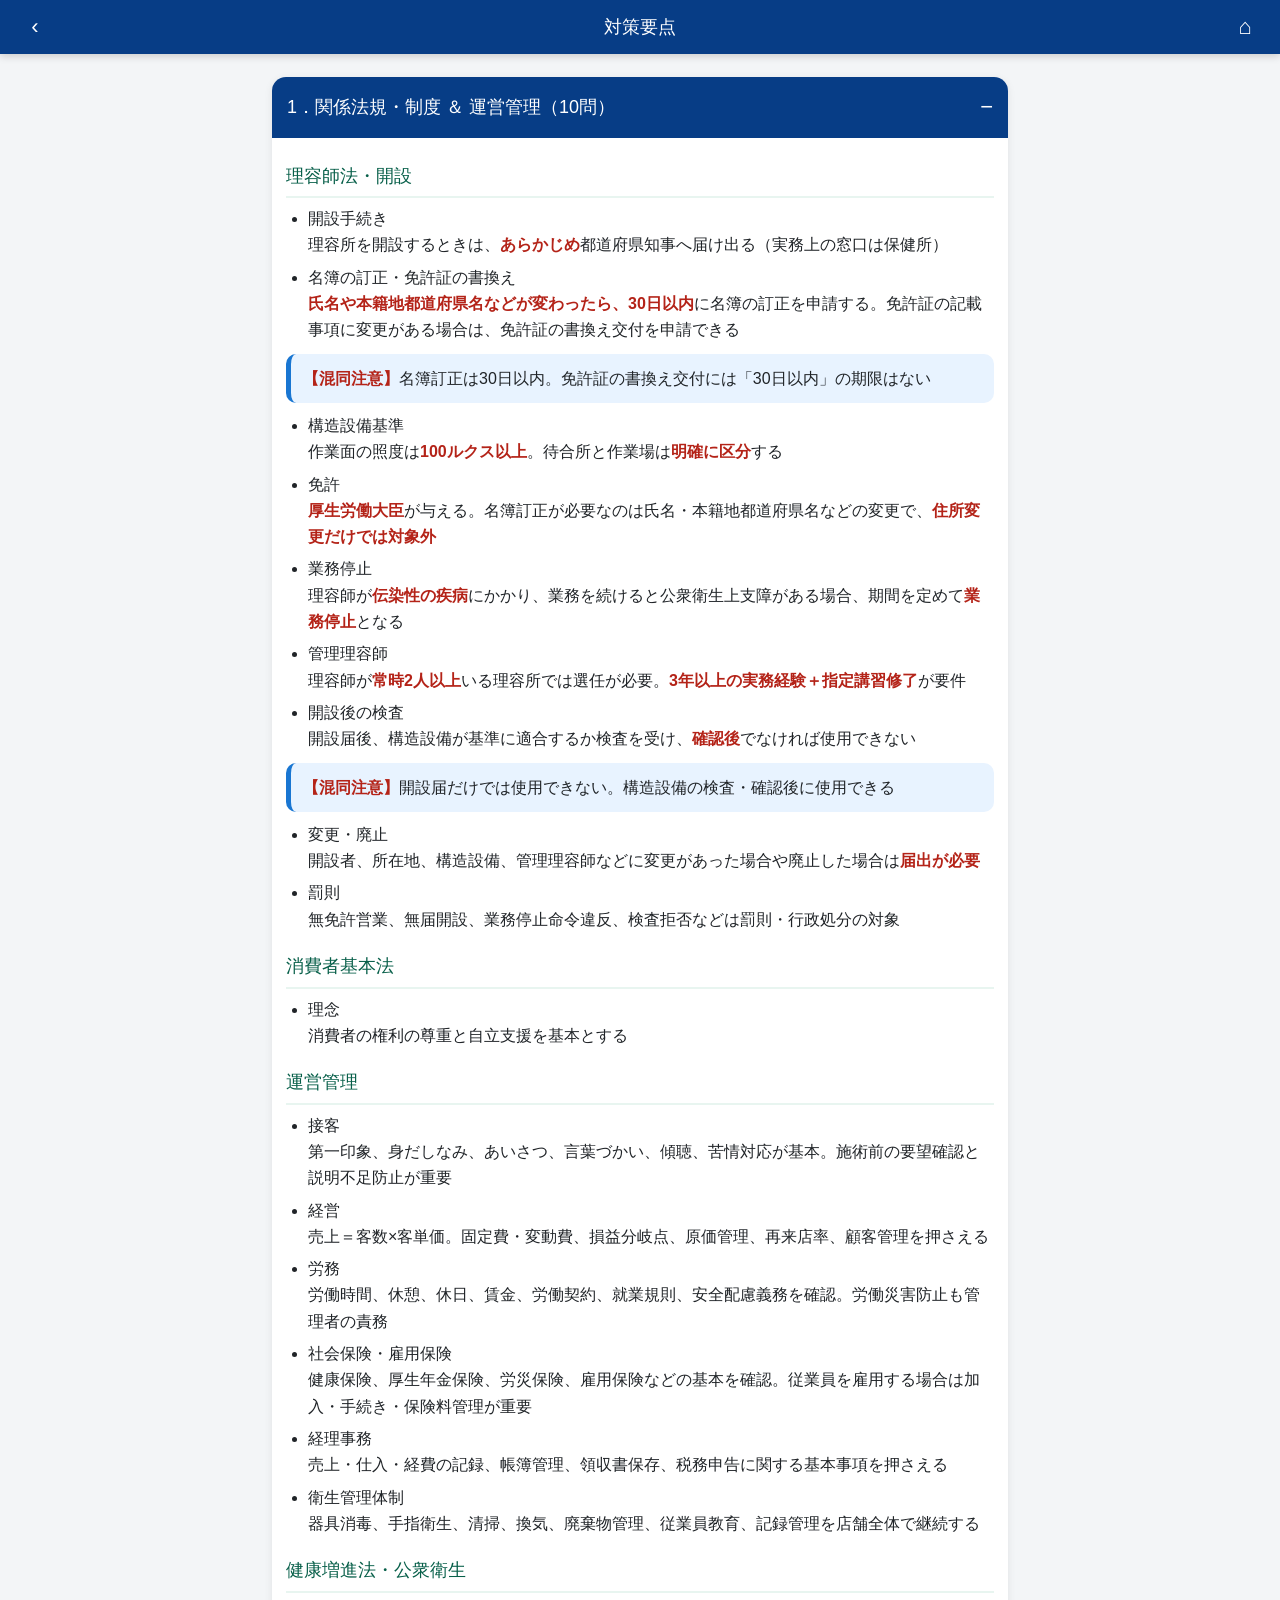
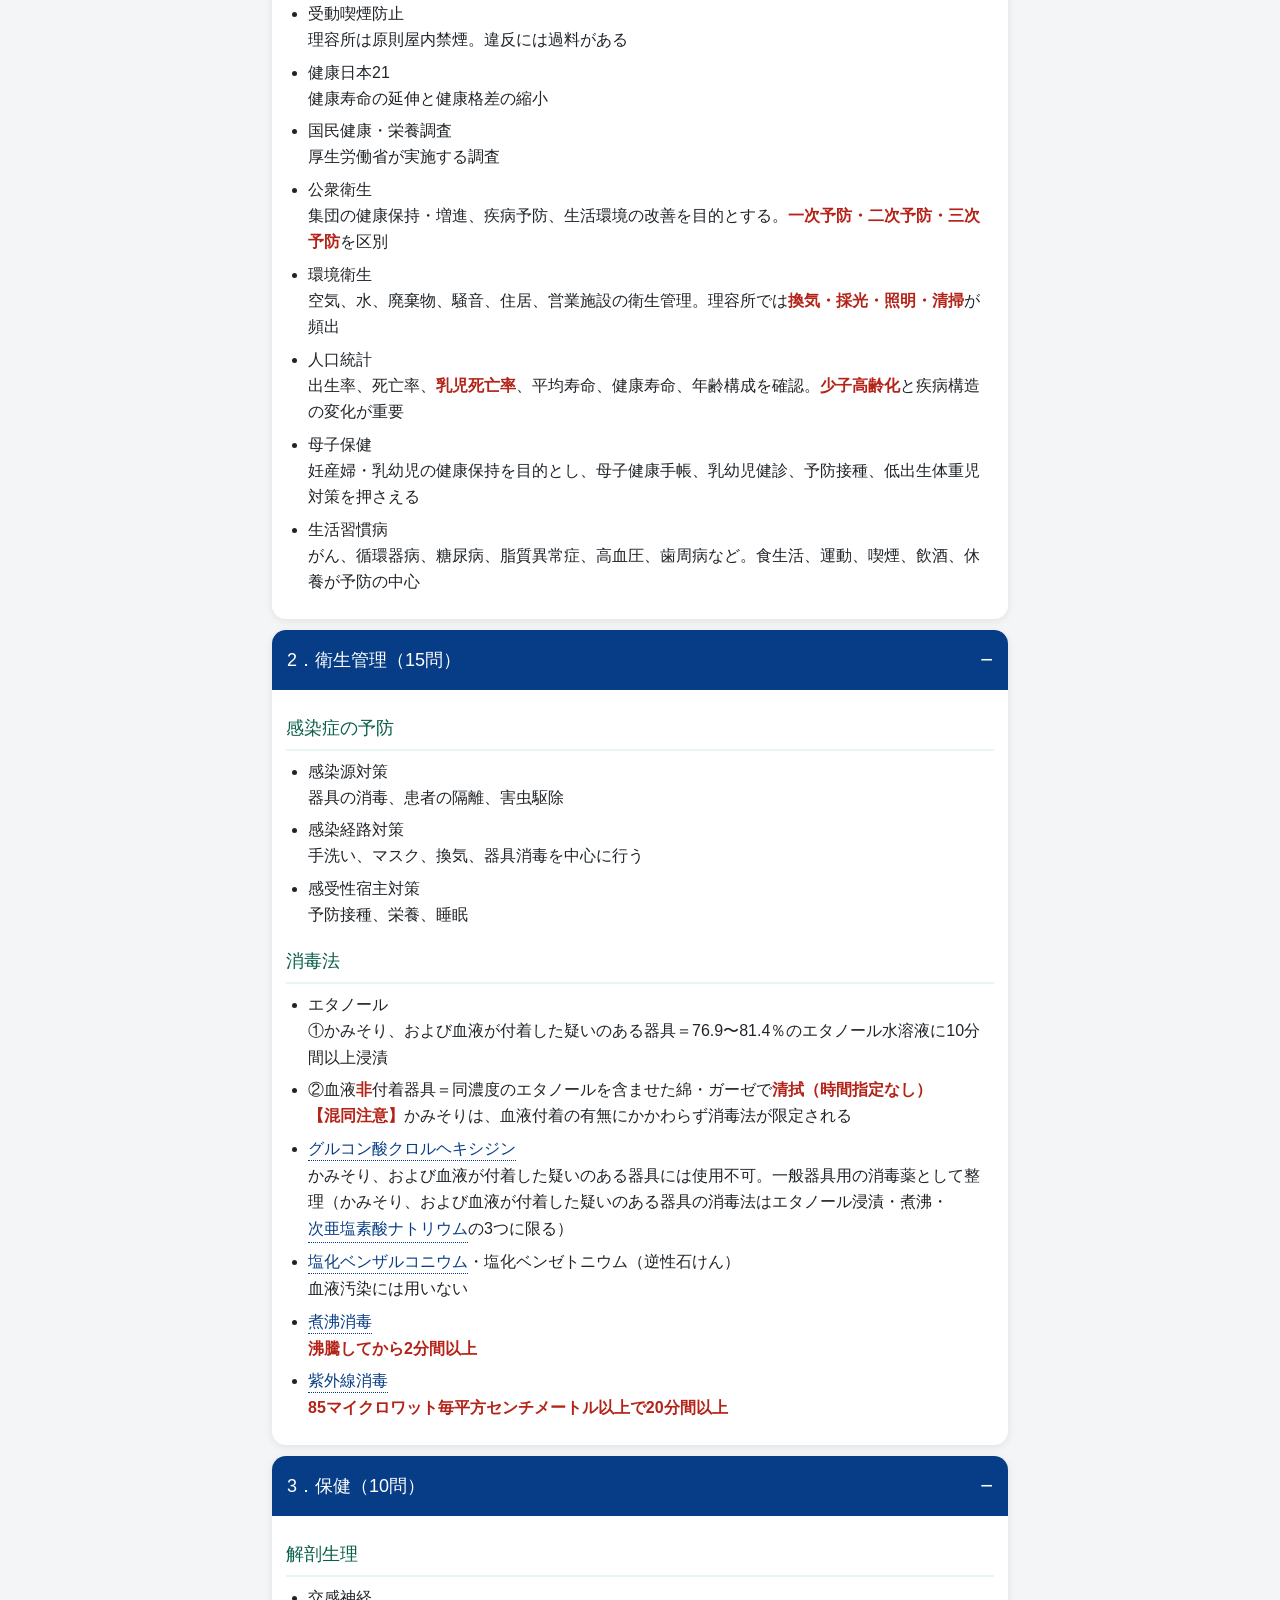
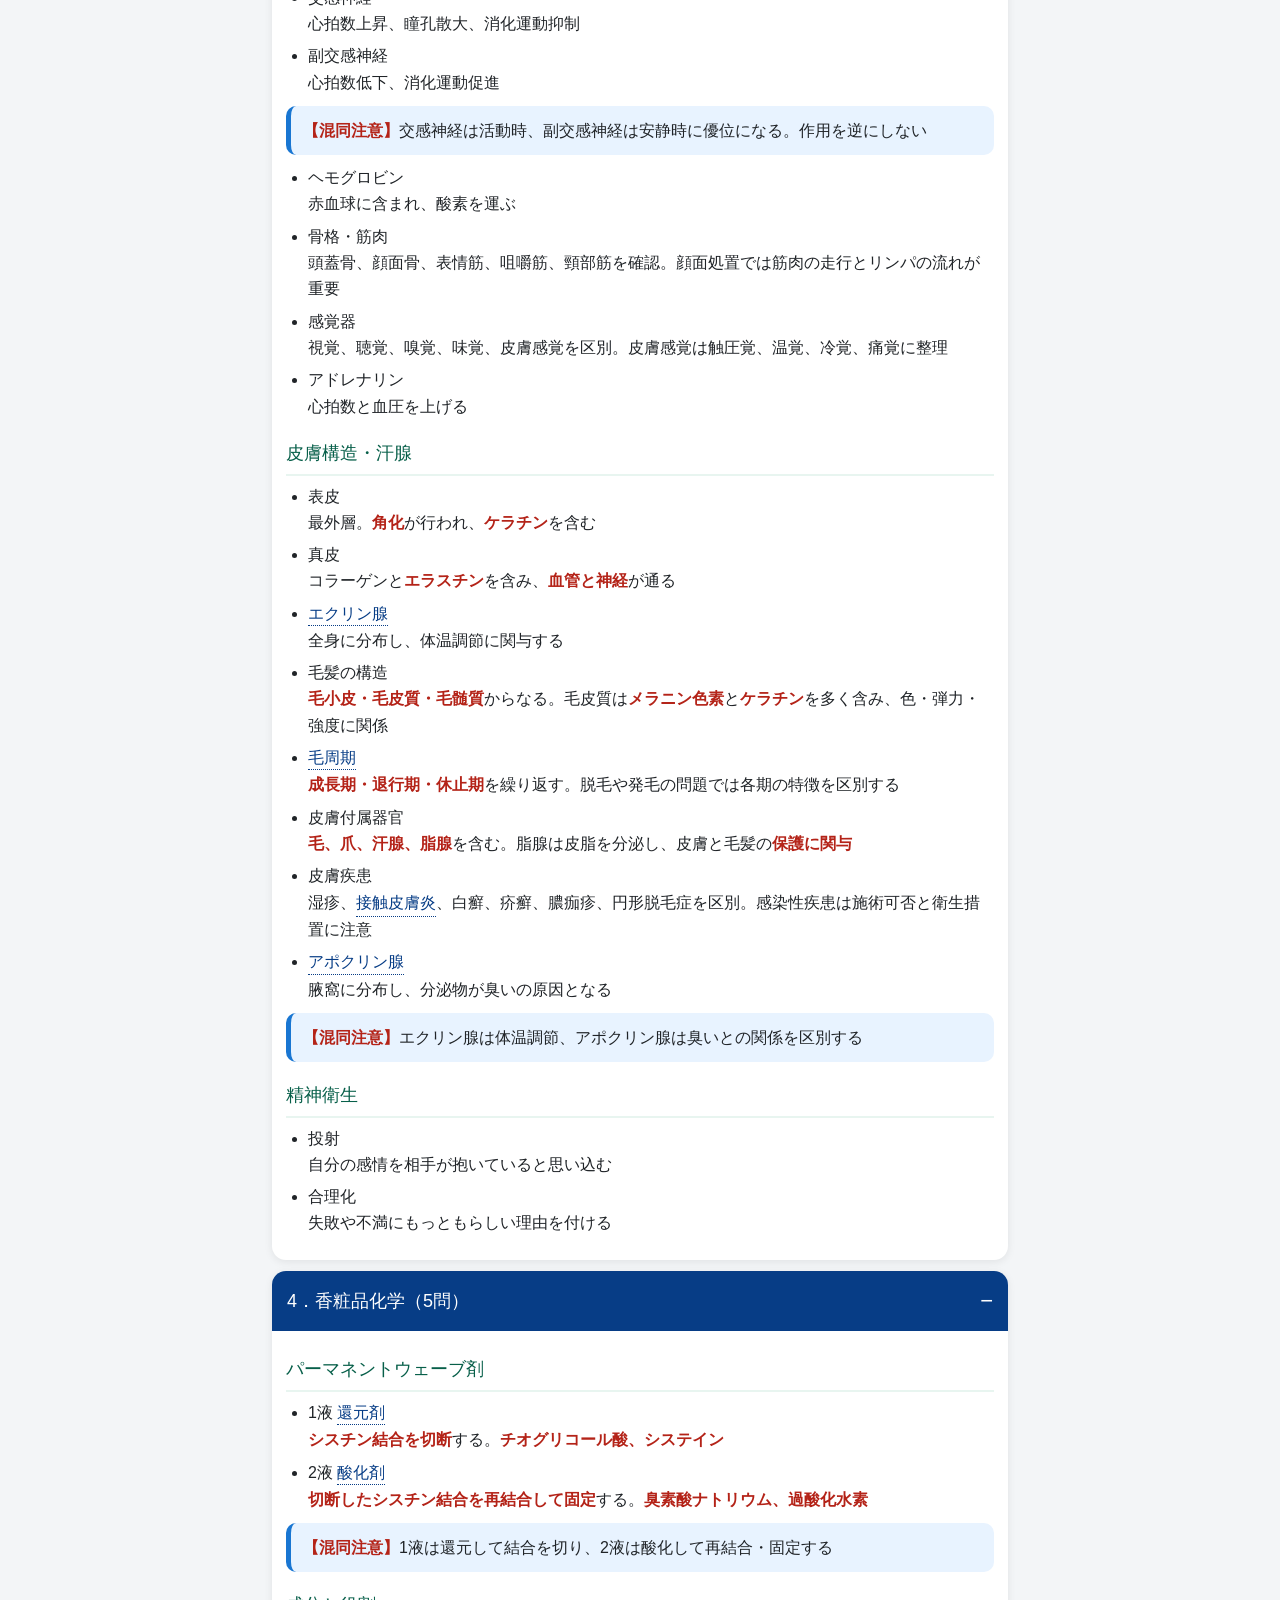
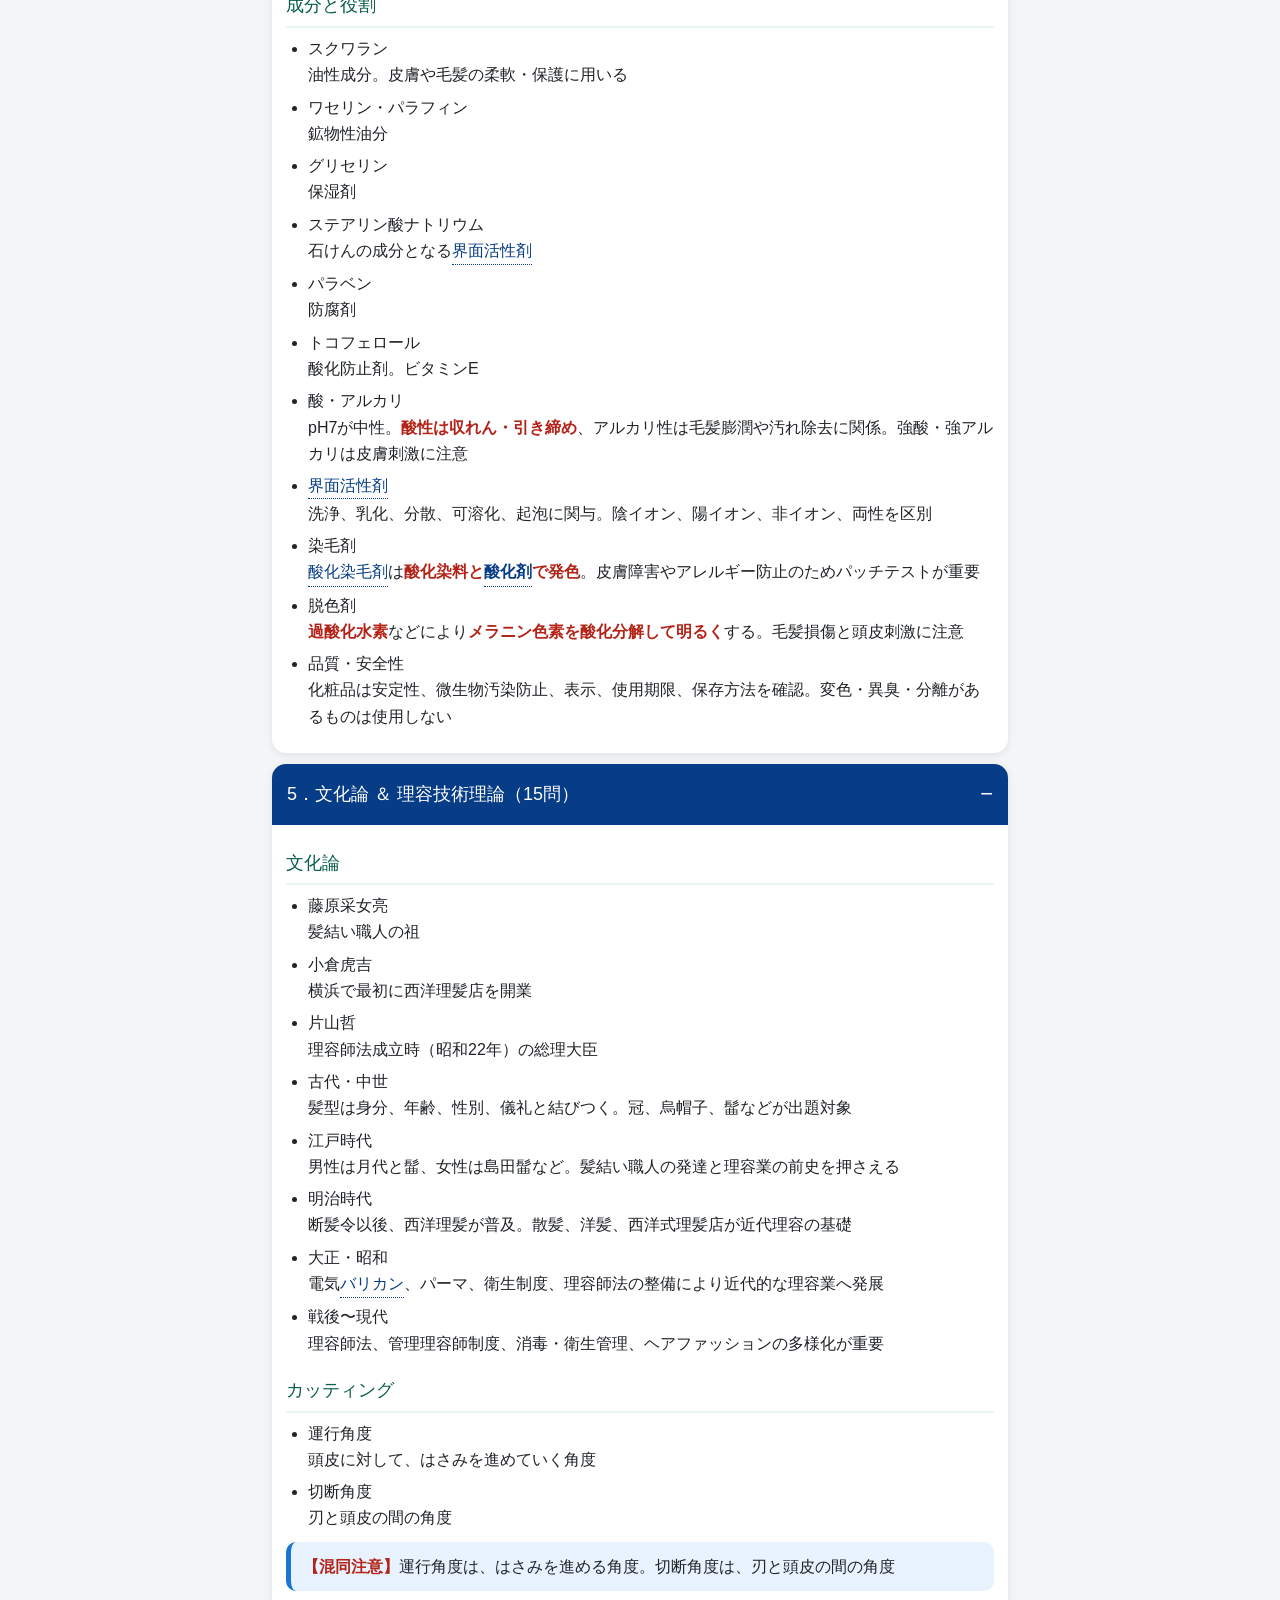
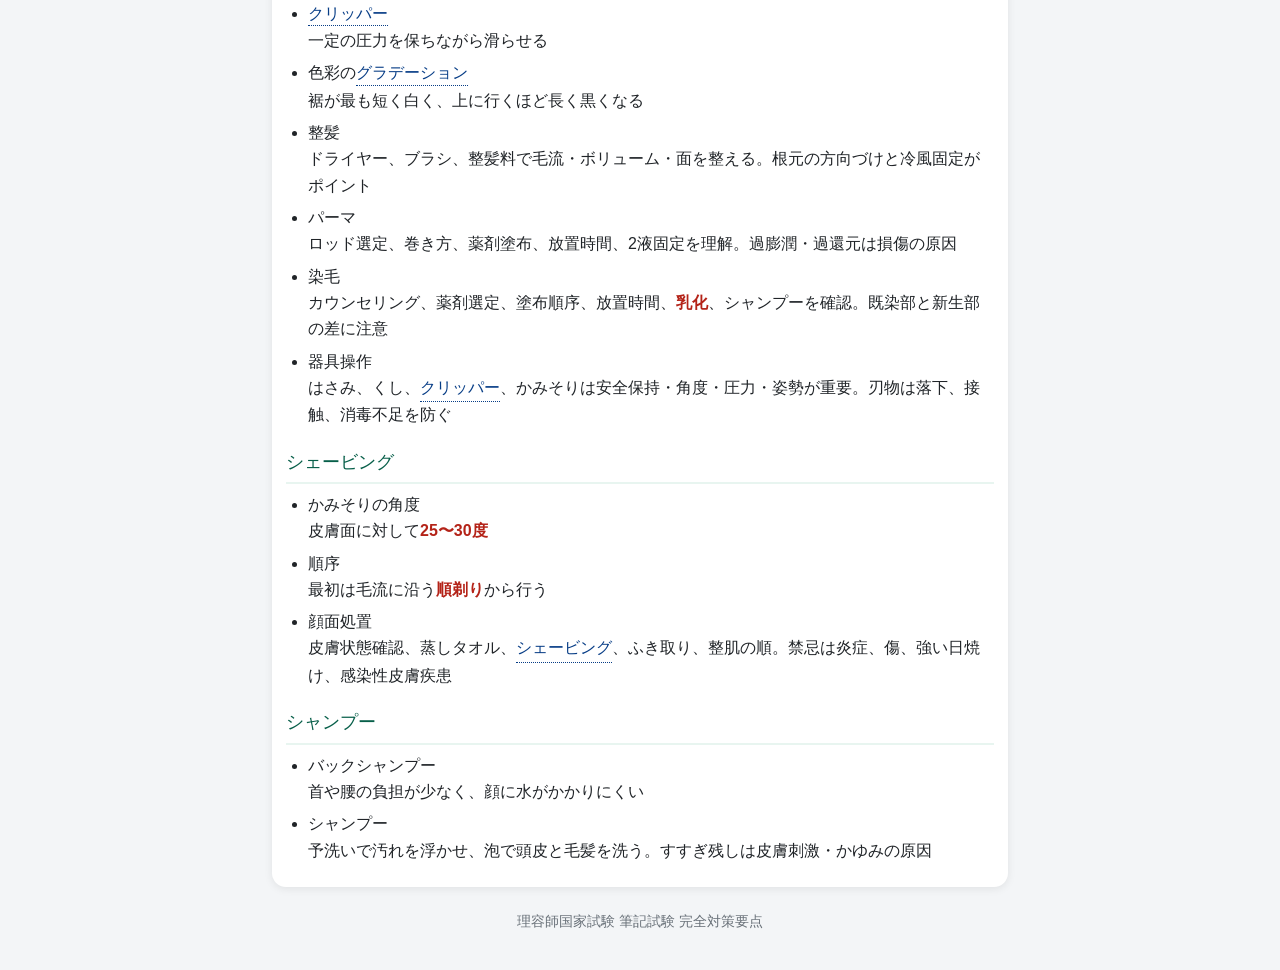
<file: taisaku-youten.html>
<!DOCTYPE html>
<!DOCTYPE html>

<html lang="ja">
<head>
<meta charset="utf-8"/>
<meta content="width=device-width,initial-scale=1,viewport-fit=cover" name="viewport"/>
<title>理容師国家試験 筆記試験 完全対策要点 全章初期展開版</title>
<style>
:root{
  --green:#075f49;--green2:#e8f5f0;--bg:#f3f5f7;--text:#202428;
  --memory:#fff3c4;--memory-border:#e5a900;
  --point:#ffe8e8;--point-border:#d9363e;
  --trap:#e8f3ff;--trap-border:#1976d2;
}
*{box-sizing:border-box}
html{scroll-behavior:smooth}
body{
  margin:0;background:var(--bg);color:var(--text);
  font-family:-apple-system,BlinkMacSystemFont,"Hiragino Kaku Gothic ProN",
  "Hiragino Sans","Yu Gothic",Meiryo,sans-serif;
  line-height:1.7;-webkit-text-size-adjust:100%;
}
.g-nav{position:sticky;top:0;z-index:30;display:grid;grid-template-columns:54px 1fr 54px;align-items:center;height:54px;padding:0 8px;background:#073d86;color:#fff;box-shadow:0 2px 8px rgba(0,0,0,.18)}.g-nav button,.g-nav a{display:grid;place-items:center;width:100%;height:44px;padding:0;border:0;background:transparent;color:#fff;text-decoration:none;font:inherit;font-size:22px;line-height:1;cursor:pointer}.g-nav .g-title{text-align:center;font-size:18px;font-weight:400;line-height:1.25}
main{max-width:760px;margin:auto;padding:12px 12px calc(24px + env(safe-area-inset-bottom))}
.legend{
  display:grid;grid-template-columns:repeat(3,1fr);gap:7px;margin:2px 0 12px;
}
.legend div{border-radius:9px;padding:8px 4px;text-align:center;font-size:14px;font-weight:500}
.legend .m{background:var(--memory);border:1px solid var(--memory-border)}
.legend .p{background:var(--point);border:1px solid var(--point-border)}
.legend .t{background:var(--trap);border:1px solid var(--trap-border)}
details{
  background:#fff;border-radius:14px;margin:11px 0;overflow:hidden;
  box-shadow:0 2px 8px rgba(0,0,0,.08);
}
summary{
  cursor:pointer;padding:15px 42px 15px 15px;font-weight:500;font-size:18px;
  color:#fff;background:var(--green);position:relative;list-style:none;
}
summary::-webkit-details-marker{display:none}
summary::after{content:"＋";position:absolute;right:15px;top:50%;transform:translateY(-50%);font-size:22px}
details[open] summary::after{content:"−"}
.sec{padding:5px 14px 16px}
h2{font-size:18px;color:var(--green);margin:18px 0 8px;border-bottom:2px solid var(--green2);padding-bottom:5px}
.infection-section-title{font-size:18px;font-weight:400;}
h3{font-size:16px;margin:14px 0 7px}
ul,ol{padding-left:22px;margin:7px 0}
li{margin:6px 0}
strong{font-weight:500}
.box{
  margin:10px 0;padding:11px 12px;border-radius:10px;position:relative;
  font-size:16px;font-weight:500;
}
.box::before{display:none}
.memory{background:var(--memory);border-left:5px solid var(--memory-border);padding-top:8px;padding-bottom:8px}
.memory::before{content:"覚"}
.point{background:var(--point);border-left:5px solid var(--point-border);padding-top:8px;padding-bottom:8px}
.point::before{content:"要"}
.trap{background:var(--trap);border-left:5px solid var(--trap-border)}
.trap::before{content:"注"}
.num{font-weight:600;color:#b42318}
.small{font-size:14px;color:#5e666d}
footer{text-align:center;color:#687078;font-size:14px;padding:12px}
@media(max-width:380px){header{font-size:16px}
  summary{font-size:16px}
  .legend div{font-size:14px}
}


/* Requested color and label scheme */
main > details > summary{background:#073D86;color:#fff;}
.memory{background:#fff3c4;border-left:5px solid #e5a900;}
.point{background:#ffe8e8;border-left:5px solid #d9363e;}
.trap{background:#e8f3ff;border-left:5px solid #1976d2;}
@media(max-width:380px){
  header{font-size:16px;}
}



.exam-note-card{
  margin:16px 0;
  border:2px solid #2E5F98;
  border-radius:12px;
  overflow:hidden;
  background:#f7fbff;
}
.exam-note-title{
  background:#2E5F98;
  color:#fff;
  padding:10px 14px;
  font-weight:500;
  font-size:16px;
}
.exam-note-body{
  padding:12px 14px;
}
.exam-note-body > :first-child{
  margin-top:0;
}
.exam-note-body > :last-child{
  margin-bottom:0;
}

/* スマホ向け：項目名と説明を改行して読みやすくする */
.sec li > strong:first-child{
  display:block;
  margin:0 0 2px;
  line-height:1.45;
}
.sec li{
  line-height:1.65;
}
@media(max-width:560px){
  .sec ul,.sec ol{padding-left:20px;}
  .sec li{margin:9px 0;}
}

/* 太字の使用を重要ラベルと重要数値に限定 */
.box{font-weight:400;}
.box-title{font-weight:500;display:block;margin-bottom:6px;}
.item-title{font-weight:400;}

/* v3.0.61 typography system */
:root{--font-lv1:22px;--font-lv2:20px;--font-lv3:18px;--font-lv4:16px;--font-lv5:14px;}
body{font-size:var(--font-lv4);}
.g-nav .g-title{font-size:18px;font-weight:400;line-height:normal;}
@media(max-width:440px){.g-nav .g-title{font-size:16px;}}
header{font-size:var(--font-lv2);}
summary,
h2,
h3{font-size:var(--font-lv3);font-weight:400;}
.box,
.box-title,
.exam-note-title{font-size:var(--font-lv4);}
.small,
footer,
.legend div{font-size:var(--font-lv5);}


.sec h2{font-weight:500;}
.item-title{display:block;margin:0 0 2px;line-height:1.45;font-weight:500}
.item-text{display:block}

</style>
</head>
<body>
<nav class="g-nav"><button aria-label="戻る" onclick="history.length&gt;1?history.back():location.href='index.html'" type="button">‹</button><span class="g-title">対策要点</span><a aria-label="ホームへ戻る" href="index.html">⌂</a></nav>
<main data-dictionary-content>
<details open=""><summary>1．関係法規・制度 ＆ 運営管理（10問）</summary><div class="sec"><h2>理容師法・開設</h2>
<ul>
<li><span class="item-title">開設手続き</span><span class="item-text">理容所を開設するときは、<span class="num">あらかじめ</span>都道府県知事へ届け出る（実務上の窓口は保健所）</span></li>
<li><span class="item-title">名簿の訂正・免許証の書換え</span><span class="item-text"><span class="num">氏名や本籍地</span><span class="num">都道府県名など</span><span class="num">が変わったら、</span><span class="num">30日以内</span>に名簿の訂正を申請する。免許証の記載事項に変更がある場合は、免許証の書換え交付を申請できる</span></li>
</ul><div class="trap box"><span class="num">【混同注意】</span>名簿訂正は30日以内。免許証の書換え交付には「30日以内」の期限はない</div><ul>
<li><span class="item-title">構造設備基準</span><span class="item-text">作業面の照度は<span class="num">100ルクス以上</span>。待合所と作業場は<span class="num">明確に区分</span>する</span></li>
<li><span class="item-title">免許</span><span class="item-text"><span class="num">厚生労働大臣</span>が与える。名簿訂正が必要なのは氏名・本籍地都道府県名などの変更で、<span class="num">住所変更だけでは対象外</span></span></li>
<li><span class="item-title">業務停止</span><span class="item-text">理容師が<span class="num">伝染性</span><span class="num">の疾病</span>にかかり、業務を続けると公衆衛生上支障がある場合、期間を定めて<span class="num">業務停止</span>となる</span></li>
<li><span class="item-title">管理理容師</span><span class="item-text">理容師が<span class="num">常時2人以上</span>いる理容所では選任が必要。<span class="num">3年以上</span><span class="num">の実務経験＋指定講習修了</span>が要件</span></li>
<li><span class="item-title">開設後の検査</span><span class="item-text">開設届後、構造設備が基準に適合するか検査を受け、<span class="num">確認後</span>でなければ使用できない</span></li>
</ul><div class="trap box"><span class="num">【混同注意】</span>開設届だけでは使用できない。構造設備の検査・確認後に使用できる</div><ul>
<li><span class="item-title">変更・廃止</span><span class="item-text">開設者、所在地、構造設備、管理理容師などに変更があった場合や廃止した場合は<span class="num">届出が必要</span></span></li>
<li><span class="item-title">罰則</span><span class="item-text">無免許営業、無届開設、業務停止命令違反、検査拒否などは罰則・行政処分の対象</span></li>
</ul>
<h2>消費者基本法</h2>
<ul>
<li><span class="item-title">理念</span><span class="item-text">消費者の権利の尊重と自立支援を基本とする</span></li>
</ul>
<h2>運営管理</h2>
<ul>
<li><span class="item-title">接客</span><span class="item-text">第一印象、身だしなみ、あいさつ、言葉づかい、傾聴、苦情対応が基本。施術前の要望確認と説明不足防止が重要</span></li>
<li><span class="item-title">経営</span><span class="item-text">売上＝客数×客単価。固定費・変動費、損益分岐点、原価管理、再来店率、顧客管理を押さえる</span></li>
<li><span class="item-title">労務</span><span class="item-text">労働時間、休憩、休日、賃金、労働契約、就業規則、安全配慮義務を確認。労働災害防止も管理者の責務</span></li>
<li><span class="item-title">社会保険・雇用保険</span><span class="item-text">健康保険、厚生年金保険、労災保険、雇用保険などの基本を確認。従業員を雇用する場合は加入・手続き・保険料管理が重要</span></li>
<li><span class="item-title">経理事務</span><span class="item-text">売上・仕入・経費の記録、帳簿管理、領収書保存、税務申告に関する基本事項を押さえる</span></li>
<li><span class="item-title">衛生管理体制</span><span class="item-text">器具消毒、手指衛生、清掃、換気、廃棄物管理、従業員教育、記録管理を店舗全体で継続する</span></li>
</ul>
<h2>健康増進法・公衆衛生</h2>
<ul>
<li><span class="item-title">受動喫煙防止</span><span class="item-text">理容所は原則屋内禁煙。違反には過料がある</span></li>
<li><span class="item-title">健康日本21</span><span class="item-text">健康寿命の延伸と健康格差の縮小</span></li>
<li><span class="item-title">国民健康・栄養調査</span><span class="item-text">厚生労働省が実施する調査</span></li>
<li><span class="item-title">公衆衛生</span><span class="item-text">集団の健康保持・増進、疾病予防、生活環境の改善を目的とする。<span class="num">一次予防・二次予防・三次予防</span>を区別</span></li>
<li><span class="item-title">環境衛生</span><span class="item-text">空気、水、廃棄物、騒音、住居、営業施設の衛生管理。理容所では<span class="num">換気・採光・照明・清掃</span>が頻出</span></li>
<li><span class="item-title">人口統計</span><span class="item-text">出生率、死亡率、<span class="num">乳児死亡率</span>、平均寿命、健康寿命、年齢構成を確認。<span class="num">少子高齢化</span>と疾病構造の変化が重要</span></li>
<li><span class="item-title">母子保健</span><span class="item-text">妊産婦・乳幼児の健康保持を目的とし、母子健康手帳、乳幼児健診、予防接種、低出生体重児対策を押さえる</span></li>
<li><span class="item-title">生活習慣病</span><span class="item-text">がん、循環器病、糖尿病、脂質異常症、高血圧、歯周病など。食生活、運動、喫煙、飲酒、休養が予防の中心</span></li>
</ul></div></details>
<details open=""><summary>2．衛生管理（15問）</summary><div class="sec"><h2>感染症の予防</h2>
<ul>
<li><span class="item-title">感染源対策</span><span class="item-text">器具の消毒、患者の隔離、害虫駆除</span></li>
<li><span class="item-title">感染経路対策</span><span class="item-text">手洗い、マスク、換気、器具消毒を中心に行う</span></li>
<li><span class="item-title">感受性宿主対策</span><span class="item-text">予防接種、栄養、睡眠</span></li>
</ul>
<h2>消毒法</h2>
<ul>
<li><span class="item-title">エタノール</span><span class="item-text">①かみそり、および血液が付着した疑いのある器具＝76.9〜81.4％のエタノール水溶液に10分間以上浸漬</span></li>
<li><span class="item-title">②血液<span class="num">非</span>付着器具＝同濃度のエタノールを含ませた綿・ガーゼで<span class="num">清拭（時間指定なし）</span></span><span class="item-text"><span class="num">【混同注意】</span>かみそりは、血液付着の有無にかかわらず消毒法が限定される</span></li>
<li><span class="item-title">グルコン酸クロルヘキシジン</span><span class="item-text">かみそり、および血液が付着した疑いのある器具には使用不可。一般器具用の消毒薬として整理（かみそり、および血液が付着した疑いのある器具の消毒法はエタノール浸漬・煮沸・次亜塩素酸ナトリウムの3つに限る）</span></li>
<li><span class="item-title">塩化ベンザルコニウム・塩化ベンゼトニウム（逆性石けん）</span><span class="item-text">血液汚染には用いない</span></li>
<li><span class="item-title">煮沸消毒</span><span class="item-text"><span class="num">沸騰してから2分間以上</span></span></li>
<li><span class="item-title">紫外線消毒</span><span class="item-text"><span class="num">85マイクロワット毎平方センチメートル以上で20分間以上</span></span></li>
</ul></div></details>
<details open=""><summary>3．保健（10問）</summary><div class="sec"><h2>解剖生理</h2>
<ul>
<li><span class="item-title">交感神経</span><span class="item-text">心拍数上昇、瞳孔散大、消化運動抑制</span></li>
<li><span class="item-title">副交感神経</span><span class="item-text">心拍数低下、消化運動促進</span></li>
</ul><div class="trap box"><span class="num">【混同注意】</span>交感神経は活動時、副交感神経は安静時に優位になる。作用を逆にしない</div><ul>
<li><span class="item-title">ヘモグロビン</span><span class="item-text">赤血球に含まれ、酸素を運ぶ</span></li>
<li><span class="item-title">骨格・筋肉</span><span class="item-text">頭蓋骨、顔面骨、表情筋、咀嚼筋、頸部筋を確認。顔面処置では筋肉の走行とリンパの流れが重要</span></li>
<li><span class="item-title">感覚器</span><span class="item-text">視覚、聴覚、嗅覚、味覚、皮膚感覚を区別。皮膚感覚は触圧覚、温覚、冷覚、痛覚に整理</span></li>
<li><span class="item-title">アドレナリン</span><span class="item-text">心拍数と血圧を上げる</span></li>
</ul>
<h2>皮膚構造・汗腺</h2>
<ul>
<li><span class="item-title">表皮</span><span class="item-text">最外層。<span class="num">角化</span>が行われ、<span class="num">ケラチン</span>を含む</span></li>
<li><span class="item-title">真皮</span><span class="item-text">コラーゲンと<span class="num">エラスチン</span>を含み、<span class="num">血管と神経</span>が通る</span></li>
<li><span class="item-title">エクリン腺</span><span class="item-text">全身に分布し、体温調節に関与する</span></li>
<li><span class="item-title">毛髪の構造</span><span class="item-text"><span class="num">毛小皮・毛皮質・毛髄質</span>からなる。毛皮質は<span class="num">メラニン色素</span>と<span class="num">ケラチン</span>を多く含み、色・弾力・強度に関係</span></li>
<li><span class="item-title">毛周期</span><span class="item-text"><span class="num">成長期・退行期・休止期</span>を繰り返す。脱毛や発毛の問題では各期の特徴を区別する</span></li>
<li><span class="item-title">皮膚付属器官</span><span class="item-text"><span class="num">毛、爪、汗腺、脂腺</span>を含む。脂腺は皮脂を分泌し、皮膚と毛髪の<span class="num">保護に関与</span></span></li>
<li><span class="item-title">皮膚疾患</span><span class="item-text">湿疹、接触皮膚炎、白癬、疥癬、膿痂疹、円形脱毛症を区別。感染性疾患は施術可否と衛生措置に注意</span></li>
<li><span class="item-title">アポクリン腺</span><span class="item-text">腋窩に分布し、分泌物が臭いの原因となる</span></li>
</ul><div class="trap box"><span class="num">【混同注意】</span>エクリン腺は体温調節、アポクリン腺は臭いとの関係を区別する</div>
<h2>精神衛生</h2>
<ul>
<li><span class="item-title">投射</span><span class="item-text">自分の感情を相手が抱いていると思い込む</span></li>
<li><span class="item-title">合理化</span><span class="item-text">失敗や不満にもっともらしい理由を付ける</span></li>
</ul></div></details>
<details open=""><summary>4．香粧品化学（5問）</summary><div class="sec"><h2>パーマネントウェーブ剤</h2>
<ul>
<li><span class="item-title">1液 還元剤</span><span class="item-text"><span class="num">シスチン結合を切断</span>する。<span class="num">チオグリコール酸、システイン</span></span></li>
<li><span class="item-title">2液 酸化剤</span><span class="item-text"><span class="num">切断したシスチン結合を再結合して固定</span>する。<span class="num">臭素酸ナトリウム、過酸化水素</span></span></li>
</ul><div class="trap box"><span class="num">【混同注意】</span>1液は還元して結合を切り、2液は酸化して再結合・固定する</div>
<h2>成分と役割</h2>
<ul>
<li><span class="item-title">スクワラン</span><span class="item-text">油性成分。皮膚や毛髪の柔軟・保護に用いる</span></li>
<li><span class="item-title">ワセリン・パラフィン</span><span class="item-text">鉱物性油分</span></li>
<li><span class="item-title">グリセリン</span><span class="item-text">保湿剤</span></li>
<li><span class="item-title">ステアリン酸ナトリウム</span><span class="item-text">石けんの成分となる界面活性剤</span></li>
<li><span class="item-title">パラベン</span><span class="item-text">防腐剤</span></li>
<li><span class="item-title">トコフェロール</span><span class="item-text">酸化防止剤。ビタミンE</span></li>
<li><span class="item-title">酸・アルカリ</span><span class="item-text">pH7が中性。<span class="num">酸性は収</span><span class="num">れん</span><span class="num">・引き締め</span>、アルカリ性は毛髪膨潤や汚れ除去に関係。強酸・強アルカリは皮膚刺激に注意</span></li>
<li><span class="item-title">界面活性剤</span><span class="item-text">洗浄、乳化、分散、可溶化、起泡に関与。陰イオン、陽イオン、非イオン、両性を区別</span></li>
<li><span class="item-title">染毛剤</span><span class="item-text">酸化染毛剤は<span class="num">酸化染料と酸化剤で発色</span>。皮膚障害やアレルギー防止のためパッチテストが重要</span></li>
<li><span class="item-title">脱色剤</span><span class="item-text"><span class="num">過酸化水素</span>などにより<span class="num">メラニン色素を酸化分解して明るく</span>する。毛髪損傷と頭皮刺激に注意</span></li>
<li><span class="item-title">品質・安全性</span><span class="item-text">化粧品は安定性、微生物汚染防止、表示、使用期限、保存方法を確認。変色・異臭・分離があるものは使用しない</span></li>
</ul></div></details>
<details open=""><summary>5．文化論 ＆ 理容技術理論（15問）</summary><div class="sec"><h2>文化論</h2>
<ul>
<li><span class="item-title">藤原采女亮</span><span class="item-text">髪結い職人の祖</span></li>
<li><span class="item-title">小倉虎吉</span><span class="item-text">横浜で最初に西洋理髪店を開業</span></li>
<li><span class="item-title">片山哲</span><span class="item-text">理容師法成立時（昭和22年）の総理大臣</span></li>
<li><span class="item-title">古代・中世</span><span class="item-text">髪型は身分、年齢、性別、儀礼と結びつく。冠、烏帽子、髷などが出題対象</span></li>
<li><span class="item-title">江戸時代</span><span class="item-text">男性は月代と髷、女性は島田髷など。髪結い職人の発達と理容業の前史を押さえる</span></li>
<li><span class="item-title">明治時代</span><span class="item-text">断髪令以後、西洋理髪が普及。散髪、洋髪、西洋式理髪店が近代理容の基礎</span></li>
<li><span class="item-title">大正・昭和</span><span class="item-text">電気バリカン、パーマ、衛生制度、理容師法の整備により近代的な理容業へ発展</span></li>
<li><span class="item-title">戦後〜現代</span><span class="item-text">理容師法、管理理容師制度、消毒・衛生管理、ヘアファッションの多様化が重要</span></li>
</ul>
<h2>カッティング</h2>
<ul>
<li><span class="item-title">運行角度</span><span class="item-text">頭皮に対して、はさみを進めていく角度</span></li>
<li><span class="item-title">切断角度</span><span class="item-text">刃と頭皮の間の角度</span></li>
</ul><div class="trap box"><span class="num">【混同注意】</span>運行角度は、はさみを進める角度。切断角度は、刃と頭皮の間の角度</div><ul>
<li><span class="item-title">クリッパー</span><span class="item-text">一定の圧力を保ちながら滑らせる</span></li>
<li><span class="item-title">色彩のグラデーション</span><span class="item-text">裾が最も短く白く、上に行くほど長く黒くなる</span></li>
<li><span class="item-title">整髪</span><span class="item-text">ドライヤー、ブラシ、整髪料で毛流・ボリューム・面を整える。根元の方向づけと冷風固定がポイント</span></li>
<li><span class="item-title">パーマ</span><span class="item-text">ロッド選定、巻き方、薬剤塗布、放置時間、2液固定を理解。過膨潤・過還元は損傷の原因</span></li>
<li><span class="item-title">染毛</span><span class="item-text">カウンセリング、薬剤選定、塗布順序、放置時間、<span class="num">乳化</span>、シャンプーを確認。既染部と新生部の差に注意</span></li>
<li><span class="item-title">器具操作</span><span class="item-text">はさみ、くし、クリッパー、かみそりは安全保持・角度・圧力・姿勢が重要。刃物は落下、接触、消毒不足を防ぐ</span></li>
</ul>
<h2>シェービング</h2>
<ul>
<li><span class="item-title">かみそりの角度</span><span class="item-text">皮膚面に対して<span class="num">25〜30度</span></span></li>
<li><span class="item-title">順序</span><span class="item-text">最初は毛流に沿う<span class="num">順剃り</span>から行う</span></li>
<li><span class="item-title">顔面処置</span><span class="item-text">皮膚状態確認、蒸しタオル、シェービング、ふき取り、整肌の順。禁忌は炎症、傷、強い日焼け、感染性皮膚疾患</span></li>
</ul>
<h2>シャンプー</h2>
<ul>
<li><span class="item-title">バックシャンプー</span><span class="item-text">首や腰の負担が少なく、顔に水がかかりにくい</span></li>
<li><span class="item-title">シャンプー</span><span class="item-text">予洗いで汚れを浮かせ、泡で頭皮と毛髪を洗う。すすぎ残しは皮膚刺激・かゆみの原因</span></li>
</ul></div></details>
<footer>理容師国家試験 筆記試験 完全対策要点</footer>
</main>
<script src="glossaryData.js?v=3.0.102"></script>
<script src="glossaryQuizData.js?v=3.0.102"></script>
<script src="dictionaryPage.js?v=3.0.102"></script>
</body>
</html>
</file>
<file: style.css>
:root{--navy:#10233f;--bg:#f4f8fd;--line:#dfe8f2;--text:#10233f;--muted:#62718a;--blue:#2277df;--green:#24b77a;--orange:#ff8a22;--red:#f35775;--card:#fff;--violet:#7a55d8}
*{box-sizing:border-box;font-weight:400}body{margin:0;background:#f4f8fd;color:var(--text);font-family:-apple-system,BlinkMacSystemFont,"Hiragino Sans","Yu Gothic",Meiryo,sans-serif;font-weight:400}a{text-decoration:none;color:inherit;font-weight:400}h1,h2,h3,h4{font-weight:400}
.app-version{margin-top:12px;text-align:center;font-size:14px;line-height:1.4;color:#8a96a8}
.unable-button{width:100%;margin-top:12px;border:1px solid #b8c5d8;border-radius:14px;background:#fff;color:#34455e;padding:13px 16px;font-size:16px;line-height:1.4}.unable-button:disabled{opacity:.65}.performance-details{margin-top:14px;border:1px solid #dbe4ef;border-radius:12px;background:#f8fbff}.performance-details summary{padding:12px 14px;color:var(--muted);font-size:14px;cursor:pointer}.performance-details>div{border-top:1px solid #dbe4ef;padding:12px 14px;line-height:1.8}.performance-notice{color:#9a5a00}.glossary-reset{display:flex;justify-content:center;margin:28px 0 96px}.glossary-reset button{border:1px solid #cbd5e1;border-radius:999px;background:#fff;color:#43536b;padding:11px 20px;font-size:14px}
.category-stats{margin:20px 0 18px;padding:14px 14px 6px;background:var(--card);border:1px solid var(--line);border-radius:14px}
.category-stats-title{margin:0 0 10px;font-size:14px;color:var(--muted);font-weight:400}
.category-row{width:100%;border-top:1px solid var(--line);padding:9px 2px;color:var(--text)}
.category-row:first-of-type{border-top:none}
.category-row-main{display:grid;grid-template-columns:minmax(0,1fr) auto;align-items:center;gap:8px}
.category-row-study{display:grid;gap:6px;min-width:0;padding:0;border:0;background:none;color:var(--text);text-align:left;font:inherit;font-size:14px;cursor:pointer}
.category-row-heading{display:flex;align-items:center;justify-content:space-between;gap:10px}
.category-row-name{font-size:14px;font-weight:400;overflow:hidden;text-overflow:ellipsis;white-space:nowrap}
.category-row-round{color:var(--muted);font-size:14px;white-space:nowrap}
.category-row-bar{display:flex;width:100%;height:16px;border-radius:999px;background:#d7dee8;overflow:hidden}
.category-segment{display:grid;place-items:center;height:16px;color:#fff;font-size:10px;line-height:1;white-space:nowrap;overflow:hidden}
.category-segment.safe{background:var(--green)}.category-segment.caution{background:var(--orange);color:#5b3300}.category-segment.danger{background:var(--red)}.category-segment.unlearned{background:#d7dee8;color:#5e6878}
.category-history{margin-top:7px;color:var(--muted);font-size:14px}.category-history summary{cursor:pointer;text-align:right}.category-history-row{display:grid;grid-template-columns:54px minmax(0,1fr);align-items:center;gap:8px;margin-top:7px}.category-history-row .category-row-bar{height:16px}
@media(max-width:440px){.category-stats{padding-right:11px;padding-left:11px}}
.result-actions{display:flex;gap:12px;align-items:stretch;margin-top:18px}.result-actions .next-button{margin:0;min-height:56px}.result-actions .next-ten-button{flex:1 1 auto}.result-actions .return-glossary-button{flex:0 0 auto;width:auto;min-width:132px;padding-left:18px;padding-right:18px}@media(max-width:420px){.result-actions{gap:8px}.result-actions .return-glossary-button{min-width:120px;padding-left:12px;padding-right:12px}}
.today-term-reading{margin-top:7px;color:#66738a;font-size:14px;font-weight:400;line-height:1.4;text-align:center}
.today-study-card{position:relative}.today-question-number{display:block;padding:4px 14px 12px;text-align:right;color:#8a96a8;font-size:14px;line-height:1.3}


/* v3.0.61 typography system
   Lv1 22px / Lv2 20px / Lv3 18px / Lv4 16px / Lv5 14px */
:root{
  --font-lv1:22px;
  --font-lv2:20px;
  --font-lv3:18px;
  --font-lv4:16px;
  --font-lv5:14px;
}
body{font-size:var(--font-lv4);}
.g-nav .g-title{font-size:var(--font-lv1);}
.view-head h1,
.today-session-head h1{font-size:var(--font-lv2);}
.term-front h2,
.flash-front h2,
.memory-card-front h2,
.whiteboard h2{font-size:var(--font-lv3);white-space:pre-line;}
.term-label,
.summary-label,
.status-box,
.study-count,
.term-category,
.source-details summary,
.performance-details summary,
.source-content,
.review-pill,
.next-review,
.recall-guide,
.flash-hint,
.flash-count-bottom,
.whiteboard-category,
.whiteboard-fields .term-label,
.whiteboard-reading,
.whiteboard-fields .term-value,
.whiteboard-position,
.whiteboard-scroll-position,
.home-term-search label,
.term-search-results button small,
.term-search-results p,
.backup-panel button,
.whiteboard-category-nav button{font-size:var(--font-lv5);}
.next-button,
.session-navigation button,
.quiz h3,
.home-term-search input,
.flash-learning-actions button,
.whiteboard-navigation button,
.status-message{font-size:var(--font-lv4);}

.certainty-actions{display:grid;grid-template-columns:repeat(3,1fr);gap:8px;margin-top:12px}
.certainty-actions button{display:flex;align-items:center;justify-content:center;gap:7px;width:100%;border:1px solid #b8c5d8;border-radius:14px;background:#fff;color:#34455e;padding:10px 8px;font:inherit;font-size:16px;line-height:1.4}
.certainty-actions button.selected{box-shadow:0 0 0 2px #073d86}
.certainty-icon{display:grid;place-items:center;width:27px;height:27px;border-radius:50%;color:#fff;font-size:18px;font-weight:700;line-height:1}
.certainty-actions .safe .certainty-icon{background:#35ba39}
.certainty-actions .caution .certainty-icon{background:#ffc400}
.certainty-actions .danger .certainty-icon{background:#ed3434}
.recent-assessment{display:inline-flex;align-items:center;gap:6px;margin-left:4px}.recent-assessment>span{display:inline-grid;place-items:center;width:22px;height:22px;border-radius:50%;color:#fff;font-size:13px;font-weight:700}.recent-assessment.safe>span{background:#35ba39}.recent-assessment.caution>span{background:#ffc400}.recent-assessment.danger>span{background:#ed3434}.recent-assessment-row{display:inline-flex;align-items:center;min-height:24px}
.quiz-progress-card{position:relative}
.quiz-round-count{position:absolute;top:14px;right:16px;color:#647084;font-size:14px;line-height:1.3}
.today-study-card{position:relative}
.today-question-number{position:absolute;z-index:2;top:12px;right:14px;display:block;padding:0;color:#8a96a8;font-size:14px;line-height:1.3}
.status-list-count{margin:0 0 10px;text-align:right;color:#647084;font-size:14px}
.today-study-card{margin-bottom:calc(80px + env(safe-area-inset-bottom))}
.today-session-navigation{position:fixed;z-index:45;right:0;bottom:0;left:0;grid-template-columns:1fr 1fr;width:min(820px,100%);margin:0 auto;padding:10px 14px calc(10px + env(safe-area-inset-bottom));border-top:1px solid #c9d8ee;background:#f6faff;box-shadow:0 -6px 18px rgba(16,35,63,.12)}
.today-session-navigation button{min-height:50px}.today-session-navigation button:first-child{border-color:#2580ed;background:linear-gradient(135deg,#3fa9f5 0%,#246de1 100%);color:#fff}.today-session-navigation .session-next{border-color:#2580ed;background:linear-gradient(135deg,#3fa9f5 0%,#246de1 100%)}
@media(max-width:440px){.today-session-navigation{padding-right:11px;padding-left:11px}}
.dictionary-link{display:inline;padding:0;border:0;border-bottom:1px dotted #5579a5;background:transparent;color:#174f91;font:inherit;line-height:inherit;cursor:pointer;-webkit-tap-highlight-color:rgba(34,119,223,.16)}
.dictionary-modal[hidden]{display:none}.dictionary-modal{position:fixed;z-index:1000;inset:0;display:grid;place-items:center;padding:18px}.dictionary-backdrop{position:absolute;inset:0;background:rgba(16,35,63,.44)}.dictionary-sheet{position:relative;width:min(560px,100%);max-height:min(78vh,680px);overflow:hidden;border:1px solid var(--line);border-radius:20px;background:#fff;box-shadow:0 18px 48px rgba(16,35,63,.28)}.dictionary-sheet-scroll{max-height:min(78vh,680px);padding:22px 20px calc(22px + env(safe-area-inset-bottom));overflow-y:auto;overscroll-behavior:contain;-webkit-overflow-scrolling:touch}.dictionary-close{position:absolute;z-index:2;top:10px;right:10px;display:grid;place-items:center;width:42px;height:42px;border:1px solid var(--line);border-radius:50%;background:#fff;color:var(--text);font:inherit;font-size:25px;line-height:1;cursor:pointer}.dictionary-category{padding-right:48px;color:var(--muted);font-size:14px}.dictionary-sheet h2{margin:6px 48px 2px 0;font-size:20px;line-height:1.4}.dictionary-reading{margin-top:3px;color:var(--muted);font-size:14px}.dictionary-sheet section{margin-top:18px}.dictionary-sheet h3{margin:0 0 7px;color:#073d86;font-size:14px}.dictionary-sheet section>div,.dictionary-sheet li{font-size:16px;line-height:1.65}.dictionary-sheet ul{margin:0;padding-left:1.25em}.dictionary-related{display:flex;flex-wrap:wrap;gap:8px}.dictionary-related button{min-height:40px;padding:8px 12px;border:1px solid #b9cde5;border-radius:999px;background:#f6faff;color:#174f91;font:inherit}.dictionary-actions{display:grid;grid-template-columns:repeat(2,minmax(0,1fr));gap:9px;margin-top:22px}.dictionary-actions button{min-height:46px;padding:10px 8px;border:1px solid #073d86;border-radius:11px;background:#073d86;color:#fff;font:inherit}.dictionary-open{overflow:hidden}.dictionary-modal,.dictionary-modal *{touch-action:pan-y}
@media(max-width:440px){.dictionary-modal{align-items:end;padding:10px}.dictionary-sheet{max-height:82vh;border-radius:18px}.dictionary-sheet-scroll{max-height:82vh;padding:20px 17px calc(18px + env(safe-area-inset-bottom))}.dictionary-actions{grid-template-columns:1fr}}

.dictionary-sheet li.exam-bullet,.term-value li.exam-bullet{text-align:left}
.exam-bullet-line{text-align:left}
</file>
